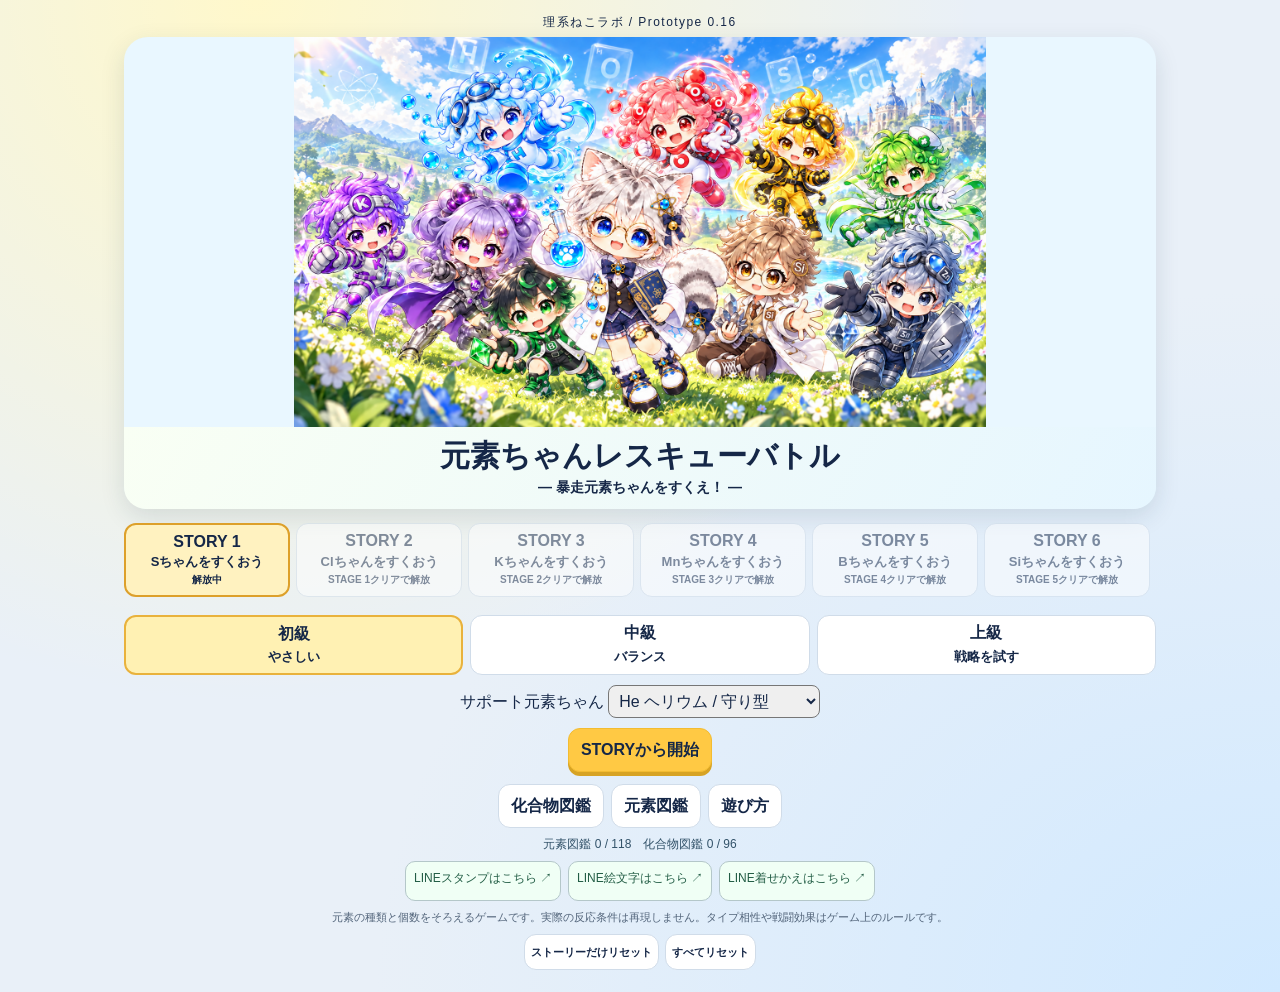
<file: docs/index.html>
<!doctype html><html lang="ja"><head><meta charset="utf-8"><meta name="viewport" content="width=device-width,initial-scale=1,viewport-fit=cover"><title>元素ちゃんレスキューバトル ― 暴走元素ちゃんをすくえ！ ―</title><link rel="icon" href="data:,"><link rel="stylesheet" href="stage.css?v=016-release-20261006"><link rel="stylesheet" href="upgrade.css?v=016-release-20261006"><link rel="stylesheet" href="experience.css?v=016-release-20261006"><link rel="stylesheet" href="identity.css?v=016-release-20261006"></head><body class="recovery015"><main>
<section id="title-screen" class="screen title"><p class="eyebrow">理系ねこラボ / Prototype 0.16</p><div class="title-hero title016"><picture><source media="(max-width:700px)" srcset="assets/title016/mobile.png"><img src="assets/title016/pc.png" alt="原っぱに集まる元素ちゃんたちと理系ねこラボのマイキャラ"></picture><div class="title-copy016"><h1>元素ちゃん<br>レスキューバトル</h1><p class="subtitle">― 暴走元素ちゃんをすくえ！ ―</p></div></div><div id="stage-picker" class="stage-picker"></div><div id="difficulty-picker" class="difficulty-picker"></div><label class="support-picker">サポート元素ちゃん <select id="support-select"></select></label><button id="start-button" class="primary">STORYから開始</button><div class="title-links"><button id="compound-book">化合物図鑑</button><button id="element-book">元素図鑑</button><button class="help-open">遊び方</button></div><p id="collection-progress" class="collection-progress"></p><a class="line-link" href="https://line.me/S/shop/sticker/author/6599833" target="_blank" rel="noopener noreferrer"><b>元素ちゃん達の日常 ↗</b><span>スタンプ・絵文字・着せかえはこちら</span></a><p class="science">元素の種類と個数をそろえるゲームです。実際の反応条件は再現しません。タイプ相性や戦闘効果はゲーム上のルールです。</p></section>
<section id="story-screen" class="screen story" hidden><header><strong id="story-heading"></strong><button id="story-bgm">BGM</button><button id="story-skip">スキップ</button></header><div id="story-cast"></div><div class="dialogue-window"><b id="story-name"></b><p id="story-dialogue"></p><div class="story-controls"><small id="story-step"></small><button id="story-next" class="primary">次へ</button></div></div></section>
<section id="game-screen" class="screen game" hidden><header class="game-header"><b id="stage-label">雑魚戦</b><span id="turn-label"></span><button id="bgm-toggle">BGM OFF</button><button id="se-toggle">SE ON</button><button class="help-open" aria-label="遊び方">?</button></header>
<div class="battle-hud"><section id="enemy-panel" class="hud">
<div id="enemy-avatar"></div><div class="enemy-title"><strong id="enemy-name"></strong><small id="enemy-identity"></small><small id="enemy-gimmick"></small></div>
<div class="hp-line"><label id="enemy-gauge-label">HP</label><b id="enemy-hp-text"></b><progress id="enemy-hp" value="18" max="18"></progress></div>
<div class="enemy-shield">盾 <b id="enemy-shield">0</b> / <span id="break-label">BREAK 0/2</span></div><div id="weakness"></div><div id="rescue-chance" aria-live="polite"></div><div id="resistance"></div>
<div class="next"><small>次の行動</small><b id="next-action"></b></div><div id="enemy-receipt" class="receipt">与ダメージ —</div><div id="mission-strip"></div></section>
<section id="player-panel" class="hud player"><div class="player-summary"><div class="player-top"><strong>元素ラボ</strong><small id="difficulty-label"></small></div><div class="hp-line"><label>HP</label><b id="player-hp-text"></b><progress id="player-hp"></progress></div><div class="player-stats"><span>盾 <b id="shield-value">0</b></span><span>得点 <b id="score-value">0</b></span><span>連鎖 <b id="chain-value">×1.00</b></span><span id="defense-value"></span></div><div id="role-receipt"></div><div id="player-receipt" class="receipt">被ダメージ —</div><small id="role-chain015"></small></div></section></div>
<section class="recipe-panel"><div class="panel-heading"><strong>おすすめ / 作れる <b id="recipe-count"></b></strong><button id="details-button">詳細ヒント</button></div><div id="recipe-list" class="recipe-list"></div></section>
<section class="hand-panel"><div class="panel-heading"><strong>元素ちゃん</strong><small>候補をタップして選択</small></div><div id="hand-grid" class="hand-grid"></div></section>
<footer class="action-bar"><div class="support-row"><span id="support-portrait"></span><div class="support-information"><span id="support-label"></span><div class="charge"><label>サポート <b id="charge-value">0%</b></label><progress id="charge-bar" max="100" value="0"></progress></div></div><button id="special-button">サポート発動</button></div><div id="message" role="status">候補をタップすると必要な元素を選べます。</div><div class="actions"><button id="clear-button">クリア</button><button id="shuffle-button">手札入替</button><button id="emergency-button">緊急入替</button><button id="craft-button" class="primary">組成を完成</button></div></footer></section>
<section id="result-screen" class="screen result" hidden><p id="result-outcome"></p><h1 id="result-title"></h1><div id="rescue-card"></div><div id="result-stats"></div><h2>今回作った化合物</h2><div id="result-list"></div><div class="result-actions"><button id="next-stage-button">次へ</button><button id="replay-button" class="primary">再挑戦</button><button id="title-button">タイトル</button></div></section></main>
<div id="presentation" hidden aria-live="polite"><div id="reaction-particles"></div><div id="presentation-card"></div><small id="composition-counter" hidden></small><div id="reaction-core" hidden></div></div><dialog id="info-modal"><button id="close-modal" class="modal-close">閉じる</button><h2 id="modal-title"></h2><div id="modal-content"></div></dialog><div id="preload" hidden></div>
<script src="data.js?v=016-release-20261006"></script><script src="roles.js?v=016-release-20261006"></script><script src="battle-engine.js?v=016-release-20261006"></script><script src="audio.js?v=016-release-20261006"></script><script src="stage-data.js?v=016-release-20261006"></script><script src="upgrade-data.js?v=016-release-20261006"></script><script src="stage-engine.js?v=016-release-20261006"></script><script src="upgrade-engine.js?v=016-release-20261006"></script><script src="rescue-engine.js?v=016-release-20261006"></script><script src="emblems-v2.js?v=016-release-20261006"></script><script src="identity-data.js?v=016-release-20261006"></script><script src="identity-engine.js?v=016-release-20261006"></script><script src="story-data.js?v=016-release-20261006"></script><script src="content014.js?v=016-release-20261006"></script><script src="content015.js?v=016-release-20261006"></script><script src="content016.js?v=016-release-20261006"></script><script src="story-engine.js?v=016-release-20261006"></script><script src="polish.js?v=016-release-20261006"></script><link rel="stylesheet" href="rescue013.css?v=016-release-20261006"><link rel="stylesheet" href="final013.css?v=016-release-20261006"><script src="progress015.js?v=016-release-20261006"></script><script src="special014.js?v=016-release-20261006"></script><script src="engine015.js?v=016-release-20261006"></script><script src="rescue-app.js?v=016-release-20261006"></script><link rel="stylesheet" href="ui014.css?v=016-release-20261006"><script src="ui014.js?v=016-release-20261006"></script><link rel="stylesheet" href="ui015.css?v=016-release-20261006"><script src="ui015.js?v=016-release-20261006"></script></body></html>
</file>
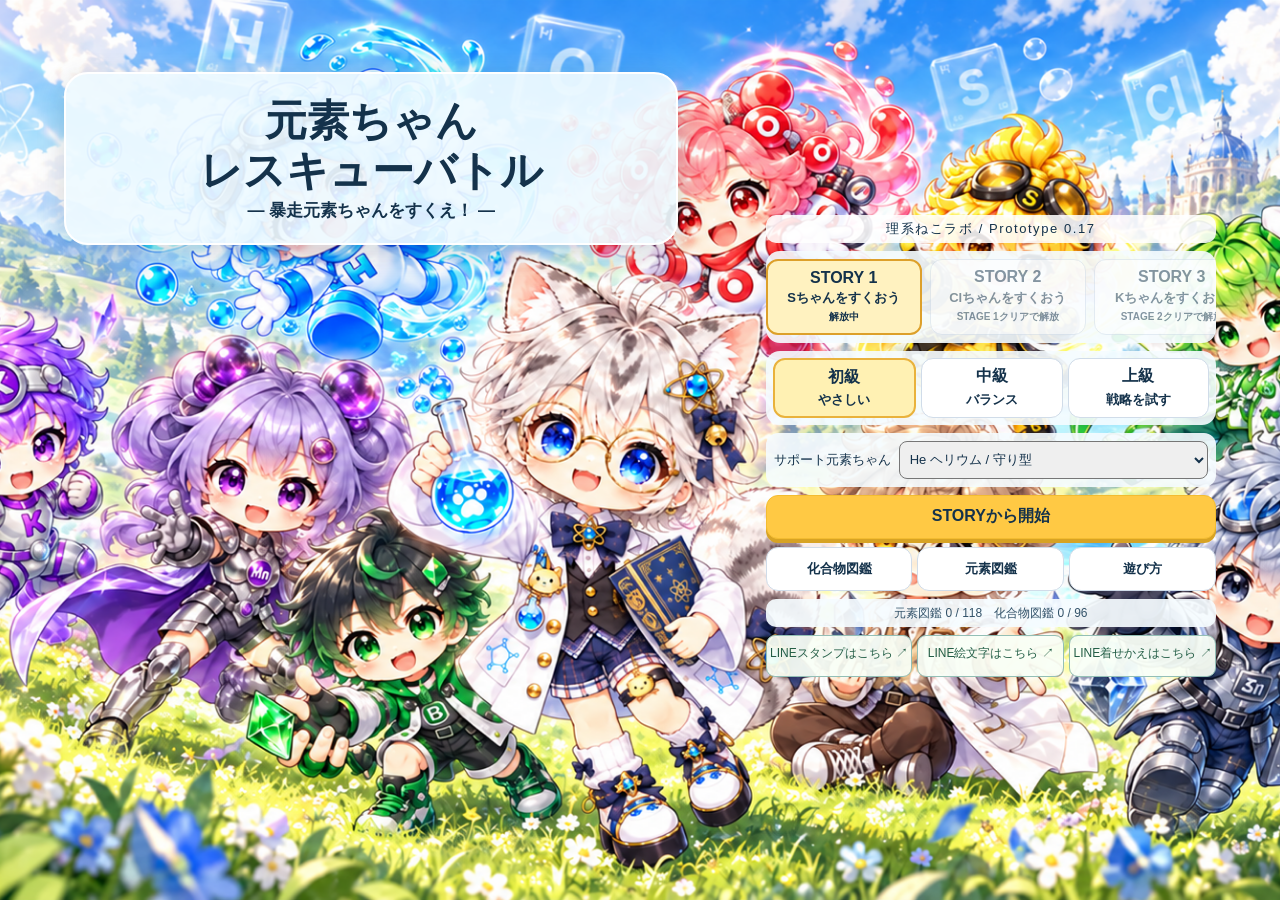
<file: docs/preview-017/index.html>
<!doctype html><html lang="ja"><head><meta charset="utf-8"><meta name="viewport" content="width=device-width,initial-scale=1,viewport-fit=cover"><title>元素ちゃんレスキューバトル ― 暴走元素ちゃんをすくえ！ ―</title><link rel="icon" href="data:,"><link rel="stylesheet" href="stage.css?v=017-local-20261007"><link rel="stylesheet" href="upgrade.css?v=017-local-20261007"><link rel="stylesheet" href="experience.css?v=017-local-20261007"><link rel="stylesheet" href="identity.css?v=017-local-20261007"></head><body class="recovery015"><main>
<section id="title-screen" class="screen title"><p class="eyebrow">理系ねこラボ / Prototype 0.17</p><div class="title-hero title016"><picture><source media="(max-width:700px) and (orientation:portrait)" srcset="assets/title017/mobile-portrait-r2.png"><source media="(max-width:700px)" srcset="assets/title016/mobile.png"><img src="assets/title016/pc.png" alt="原っぱに集まる元素ちゃんたちと理系ねこラボのマイキャラ"></picture><div class="title-copy016"><h1>元素ちゃん<br>レスキューバトル</h1><p class="subtitle">― 暴走元素ちゃんをすくえ！ ―</p></div></div><div id="stage-picker" class="stage-picker"></div><div id="difficulty-picker" class="difficulty-picker"></div><label class="support-picker">サポート元素ちゃん <select id="support-select"></select></label><button id="start-button" class="primary">STORYから開始</button><div class="title-links"><button id="compound-book">化合物図鑑</button><button id="element-book">元素図鑑</button><button class="help-open">遊び方</button></div><p id="collection-progress" class="collection-progress"></p><a class="line-link" href="https://line.me/S/shop/sticker/author/6599833" target="_blank" rel="noopener noreferrer"><b>元素ちゃん達の日常 ↗</b><span>スタンプ・絵文字・着せかえはこちら</span></a><p class="science">元素の種類と個数をそろえるゲームです。実際の反応条件は再現しません。タイプ相性や戦闘効果はゲーム上のルールです。</p></section>
<section id="story-screen" class="screen story" hidden><header><strong id="story-heading"></strong><button id="story-bgm">BGM</button><button id="story-skip">スキップ</button></header><div id="story-cast"></div><div class="dialogue-window"><b id="story-name"></b><p id="story-dialogue"></p><div class="story-controls"><small id="story-step"></small><button id="story-next" class="primary">次へ</button></div></div></section>
<section id="game-screen" class="screen game" hidden><header class="game-header"><b id="stage-label">雑魚戦</b><span id="turn-label"></span><button id="bgm-toggle">BGM OFF</button><button id="se-toggle">SE ON</button><button class="help-open" aria-label="遊び方">?</button></header>
<div class="battle-hud"><section id="enemy-panel" class="hud">
<div id="enemy-avatar"></div><div class="enemy-title"><strong id="enemy-name"></strong><small id="enemy-identity"></small><small id="enemy-gimmick"></small></div>
<div class="hp-line"><label id="enemy-gauge-label">HP</label><b id="enemy-hp-text"></b><progress id="enemy-hp" value="18" max="18"></progress></div>
<div class="enemy-shield">盾 <b id="enemy-shield">0</b> / <span id="break-label">BREAK 0/2</span></div><div id="weakness"></div><div id="rescue-chance" aria-live="polite"></div><div id="resistance"></div>
<div class="next"><small>次の行動</small><b id="next-action"></b></div><div id="enemy-receipt" class="receipt">与ダメージ —</div><div id="mission-strip"></div></section>
<section id="player-panel" class="hud player"><div class="player-summary"><div class="player-top"><strong>元素ラボ</strong><small id="difficulty-label"></small></div><div class="hp-line"><label>HP</label><b id="player-hp-text"></b><progress id="player-hp"></progress></div><div class="player-stats"><span>盾 <b id="shield-value">0</b></span><span>得点 <b id="score-value">0</b></span><span>連鎖 <b id="chain-value">×1.00</b></span><span id="defense-value"></span></div><div id="role-receipt"></div><div id="player-receipt" class="receipt">被ダメージ —</div><small id="role-chain015"></small></div></section></div>
<section class="recipe-panel"><div class="panel-heading"><strong>おすすめ / 作れる <b id="recipe-count"></b></strong><button id="details-button">詳細ヒント</button></div><div id="recipe-list" class="recipe-list"></div></section>
<section class="hand-panel"><div class="panel-heading"><strong>元素ちゃん</strong><small>候補をタップして選択</small></div><div id="hand-grid" class="hand-grid"></div></section>
<footer class="action-bar"><div class="support-row"><span id="support-portrait"></span><div class="support-information"><span id="support-label"></span><div class="charge"><label>サポート <b id="charge-value">0%</b></label><progress id="charge-bar" max="100" value="0"></progress></div></div><button id="special-button">サポート発動</button></div><div id="message" role="status">候補をタップすると必要な元素を選べます。</div><div class="actions"><button id="clear-button">クリア</button><button id="shuffle-button">手札入替</button><button id="emergency-button">緊急入替</button><button id="craft-button" class="primary">組成を完成</button></div></footer></section>
<section id="result-screen" class="screen result" hidden><p id="result-outcome"></p><h1 id="result-title"></h1><div id="rescue-card"></div><div id="result-stats"></div><h2>今回作った化合物</h2><div id="result-list"></div><div class="result-actions"><button id="next-stage-button">次へ</button><button id="replay-button" class="primary">再挑戦</button><button id="title-button">タイトル</button></div></section></main>
<div id="presentation" hidden aria-live="polite"><div id="reaction-particles"></div><div id="presentation-card"></div><small id="composition-counter" hidden></small><div id="reaction-core" hidden></div></div><dialog id="info-modal"><button id="close-modal" class="modal-close">閉じる</button><h2 id="modal-title"></h2><div id="modal-content"></div></dialog><div id="preload" hidden></div>
<script src="preview-storage017.js"></script><script src="data.js?v=017-local-20261007"></script><script src="roles.js?v=017-local-20261007"></script><script src="battle-engine.js?v=017-local-20261007"></script><script src="audio.js?v=017-local-20261007"></script><script src="stage-data.js?v=017-local-20261007"></script><script src="upgrade-data.js?v=017-local-20261007"></script><script src="stage-engine.js?v=017-local-20261007"></script><script src="upgrade-engine.js?v=017-local-20261007"></script><script src="rescue-engine.js?v=017-local-20261007"></script><script src="emblems-v2.js?v=017-local-20261007"></script><script src="identity-data.js?v=017-local-20261007"></script><script src="identity-engine.js?v=017-local-20261007"></script><script src="story-data.js?v=017-local-20261007"></script><script src="content014.js?v=017-local-20261007"></script><script src="content015.js?v=017-local-20261007"></script><script src="content016.js?v=017-local-20261007"></script><script src="content017.js?v=017-local-20261007"></script><script src="story-engine.js?v=017-local-20261007"></script><script src="polish.js?v=017-local-20261007"></script><script src="audio017.js?v=017-local-20261007"></script><link rel="stylesheet" href="rescue013.css?v=017-local-20261007"><link rel="stylesheet" href="final013.css?v=017-local-20261007"><script src="progress015.js?v=017-local-20261007"></script><script src="progress017.js?v=017-local-20261007"></script><script src="special014.js?v=017-local-20261007"></script><script src="engine015.js?v=017-local-20261007"></script><script src="rescue-app.js?v=017-local-20261007"></script><link rel="stylesheet" href="ui014.css?v=017-local-20261007"><script src="ui014.js?v=017-local-20261007"></script><link rel="stylesheet" href="ui015.css?v=017-local-20261007"><script src="ui015.js?v=017-local-20261007"></script><script src="effects017.js?v=20261008-r2"></script><script src="ui017.js?v=017-local-20261007"></script><link rel="stylesheet" href="ui017.css?v=20261008-layout-b"><link rel="stylesheet" href="revised017.css?v=20261008-layout-b"><script src="revised017.js?v=20261008-layout-b"></script></body></html>
</file>
<file: docs/stage.css>
:root{font-family:"Yu Gothic","Hiragino Kaku Gothic ProN",Meiryo,sans-serif;color:#152747;background:#e9f0f8}*{box-sizing:border-box}body{margin:0;background:radial-gradient(at 20% 0,#fff8cb,transparent 50%),radial-gradient(at 100% 100%,#d1e9ff,transparent 50%)}button,select{font:inherit;color:inherit}button{cursor:pointer;border:1px solid #d0dce9;border-radius:12px;background:white;padding:8px 12px;min-height:44px;font-weight:700;touch-action:manipulation}button:disabled{opacity:.5}button:focus-visible,select:focus-visible{outline:3px solid #ffae13;outline-offset:2px}.primary{background:#ffc944;box-shadow:0 4px 0 #d7a324;border-color:#f3bc31}[hidden]{display:none!important}.title,.result{text-align:center}.eyebrow{letter-spacing:.12em}h1{font-size:clamp(30px,6vw,52px);line-height:1.2}h1 span{font-size:.48em;letter-spacing:.06em}.difficulty-picker{}.difficulty-picker button{}.difficulty-picker .active{background:#fff1b3;border:2px solid #e9b23c}.difficulty-picker small{}.title-links{}.support-picker{}.support-picker select{border-radius:8px}.science{font-size:12px;line-height:1.8;color:#52647a}
.game-active{}.game{}.game-header{}.game-header b{}.game-header span{}.game-header button{}.battle-hud{}.hud{border:1px solid #d8e4f1;border-radius:16px;background:#ffffffdd}.enemy-top{}.enemy-title{}.enemy-title strong{}.enemy-title small{}#enemy-avatar{}#enemy-avatar img{}.corrupted img{filter:drop-shadow(0 0 4px #bc388a) saturate(1.12)}.corrupted{background:radial-gradient(ellipse,#ad43b84a,transparent 70%);border-radius:50%}.bug{width:42px;height:35px;background:linear-gradient(#82eff3,#36b5df);border:2px solid #408da7;border-radius:45%;display:grid;place-items:center;box-shadow:0 0 12px #57cbe677}.bug:after{content:"• •";font-size:22px;letter-spacing:3px}.hp-line{}.hp-line label{}.hp-line b{}.hp-line progress{}progress{height:9px;border:0;border-radius:20px;overflow:hidden;width:100%;background:#dbe6f0}progress::-webkit-progress-bar{background:#dbe6f0}progress::-webkit-progress-value{background:#f2667d;border-radius:20px}.player progress::-webkit-progress-value{background:#42cea8}.player{background:linear-gradient(130deg,#102748,#21315b);color:white}.player-top{}.player-top small{}.player-stats{}.enemy-shield,#weakness,#resistance{}.next{background:#15284b;color:white;border-radius:8px;padding:4px 8px;display:flex;justify-content:space-between;align-items:center;gap:5px;min-height:31px;font-size:12px}.next small{font-size:10px;white-space:nowrap}.next b{font-size:12px}.receipt{border-radius:6px;background:#e6edf9;color:#193357}.player .receipt{background:#e9ecff;color:#253456}#role-receipt{color:#85f1cf}.charge{}.charge label{}.charge progress::-webkit-progress-value{background:linear-gradient(90deg,#fdc841,#ff8b6b)}
.recipe-panel,.hand-panel,.action-bar{border:1px solid #d0dce9;border-radius:16px;background:#ffffffdc}.panel-heading{}.panel-heading strong{}.panel-heading small{color:#52647a}.panel-heading button{}.recipe-list{scrollbar-width:thin}.recipe-card{border-radius:12px;border:2px solid #ffffff7f;background:linear-gradient(135deg,var(--tc),#25344e);color:white;box-shadow:inset 0 0 0 2px #ffffff18}.type-emblem{position:absolute;inset:0;width:100%;height:100%;pointer-events:none}.recipe-card>strong{z-index:1}.compound-name{z-index:1}.type-role{z-index:1}.effect-summary{z-index:1;text-align:center}.recipe-card.weakness{border-color:#ffdc67;box-shadow:0 0 0 1px #dfac4a}.hand-panel{}.hand-grid{}.element-card{background:linear-gradient(135deg,#fff,var(--tint));border:2px solid #e0e7ef}.element-card img{pointer-events:none}.identity-badge{text-align:left;background:#fffffff0;border:1px solid #cfdaeb;border-radius:8px;z-index:1}.identity-badge strong{}.identity-badge small{}.is-selected{border-color:#eaad20;box-shadow:inset 0 0 0 2px #ffce4b;transform:translateY(-2px)}.card-glow{animation:glow .6s alternate infinite}.action-bar{}.support-row{}.support-row button{}#message{}.actions{}.actions button{}.actions .primary{}
#presentation{position:fixed;inset:0;z-index:20;display:grid;place-items:center;background:#17264d38}#presentation-card{background:linear-gradient(145deg,#fcfeff,#e7f2ff);padding:26px;border:3px solid #fff;border-radius:24px;box-shadow:0 20px 70px #18284d55;text-align:center;width:min(84vw,420px);color:#19294c;transform-origin:center;will-change:transform,opacity}#presentation-card strong{display:block;font-size:40px;line-height:1.3}#presentation-card p{font-size:15px;margin:10px 0;line-height:1.6}#presentation-card img{width:160px;height:175px;object-fit:contain}#presentation-card .discovery{color:#b36b00;font-size:15px}.shake{animation:shake .25s linear}.hit{animation:glow .45s ease}.modal-close{}dialog{border:1px solid #c7d9ed;border-radius:20px}dialog::backdrop{background:#182f5677}.book-grid{}.book-item{border:1px solid #d9e4ef;border-radius:12px;text-align:center;background:#f4f8ff}.book-item img{}.book-item strong,.book-item small{}.book-item p{}.result h1{}.result #rescue-card img{}#result-stats{}#result-list{}.result-chip{background:#e7f1ff;border-radius:8px}.result h2{}.result>button{}@keyframes shake{25%,75%{transform:translateX(5px) rotate(1deg)}50%{transform:translateX(-5px) rotate(-1deg)}}@keyframes glow{50%{filter:brightness(1.25);box-shadow:0 0 15px #ffaa37}}
@media(max-width:600px){.game{}.game-header{}.game-header b{}.game-header span{}.game-header button{}.battle-hud{}.hud{border-radius:12px}.enemy-top{}#enemy-avatar{}.enemy-title strong{}.enemy-title small{}.hp-line{}.hp-line b{}.enemy-shield,#weakness,#resistance{}.next{padding:3px 5px;min-height:27px;display:grid;grid-template-columns:1fr;gap:0}.next small{font-size:9px}.next b{font-size:10px;line-height:14px}.receipt{}.player-top{}.player-top strong{}.player-stats{}.charge label{}#role-receipt{}.recipe-panel,.hand-panel,.action-bar{border-radius:12px}.panel-heading{}.recipe-list{}.recipe-card{}.compound-name{}.type-role{}.effect-summary{}.hand-grid{}.element-card img{}.identity-badge{}.identity-badge strong{}.identity-badge small{}.support-row{}.support-row button{}#message{}.actions button{}.title,.result{}.difficulty-picker{}.difficulty-picker button{}.difficulty-picker small{}#presentation-card{padding:20px}#presentation-card strong{font-size:34px}}
@media(prefers-reduced-motion:reduce){.shake,.hit,.card-glow{animation:none}}
</file>
<file: docs/upgrade.css>
.stage-picker{}.stage-picker button{}.stage-picker span{}.stage-picker small{}.stage-picker .active,.support-choices .active{border:2px solid #dda02a;background:#fff2c0}
.game{}
#enemy-panel{}.enemy-top{}#enemy-avatar{}#enemy-avatar img{animation:boss-idle 3s ease-in-out infinite}.enemy-title strong{}.enemy-title small{}.enemy-title{}.boss-mode .hp-line{}.enemy-shield,#weakness,#resistance{}.next{min-height:34px}.calming{background:radial-gradient(ellipse,#68d5d566,transparent 75%)}.calming img{filter:drop-shadow(0 0 7px #5ed0ff)}.boss-enter{animation:boss-enter .8s ease-out}.corrupted img{filter:drop-shadow(0 0 7px #b02e96) saturate(1.15)}.bug{margin:44px auto;transform:scale(1.5)}
.recipe-card{border:2px solid #6f879f;background:linear-gradient(130deg,#2a3d5a,#17263e);box-shadow:inset 0 0 0 2px #fff2}.recipe-card.weakness{border-color:#ffc953;background:linear-gradient(130deg,#54442e,#17263e)}.role-mark{font-weight:900;color:var(--role-color);text-shadow:0 1px #061429}.recipe-card strong{}.type-role{background:#ffffff18;border-radius:5px}.effect-summary{font-weight:700}.compound-name{}.identity-badge small{}
.support-row{}.support-row button{}.support-row>span:nth-child(2){}.support-row small{}#support-portrait{}.support-image{border-radius:12px}.support-image img{}.ne-portrait img{position:absolute;width:340%;height:340%;max-width:none;left:-142%;top:-106%;object-fit:fill}.ready{background:linear-gradient(130deg,#fff0aa,#ffb85c);color:#402a0d;border:2px solid #e4a135;box-shadow:0 0 10px #ffce65;animation:ready-pulse 1.2s ease-in-out infinite}
.support-choices{display:grid;grid-template-columns:repeat(2,minmax(0,1fr));gap:8px}.support-choices button{display:grid;gap:6px;text-align:center;padding:8px}.support-choices .support-image{}.support-choices small{font-size:11px}.support-choices span:not(.support-image){}#support-go{}
#reaction-particles{position:fixed;inset:0;pointer-events:none}.reaction-copy{position:absolute;object-fit:contain;filter:drop-shadow(0 0 8px #ffe380);z-index:21;pointer-events:none}#presentation-card{z-index:22;position:relative}.forming{box-shadow:0 0 70px #ffd75d!important;transform:scale(.88)!important}.forming>strong{visibility:hidden}#presentation-card>.support-image{width:180px;height:190px}.is-selected{transform:translateY(-4px);box-shadow:0 0 14px #ffc83b,inset 0 0 0 2px #ffcf4d}.hit{animation:impact .42s ease-in-out}
@keyframes boss-idle{50%{transform:translateY(-4px) rotate(1deg)}}@keyframes boss-enter{from{transform:scale(.8);opacity:.4}to{transform:scale(1);opacity:1}}@keyframes ready-pulse{50%{box-shadow:0 0 18px #ffbf38}}@keyframes impact{25%{transform:translateX(-4px);filter:brightness(1.3)}75%{transform:translateX(4px)}}
@media(max-width:600px){
 .game{}
 .battle-hud{}
 #enemy-panel{}
 .enemy-top{}
 .enemy-title strong{}.enemy-title small{}
 #enemy-avatar{}
 #enemy-panel>.hp-line,#enemy-panel>.enemy-shield,#weakness,#resistance,#enemy-panel>.next{}
 #enemy-panel>.hp-line{}
 #enemy-panel>.hp-line label{}#enemy-hp-text{}#enemy-panel progress{}
 .enemy-shield{}.enemy-shield>span{}
 #weakness,#resistance{}
 .next{gap:2px;padding:4px;min-height:41px}.next b{font-size:11px;line-height:15px;overflow-wrap:anywhere}
 #enemy-receipt{}
 .player{}.player-top strong{}.player-top small{}.player-stats{}.hp-line b{}.receipt{}#role-receipt{}
 .recipe-card{}.role-mark{}.recipe-card strong{}.compound-name{}.type-role{}.effect-summary{}
 .identity-badge{}.identity-badge small{}.element-card img{}
 .support-row button{}.support-row{}#support-label b{}#message{}.actions button{}
 .stage-picker{}.stage-picker button{}.stage-picker span{}.title h1{}.difficulty-picker{}
}
@media(max-height:730px) and (max-width:600px){.game{}.game-active{}}
.recipe-card>strong{}.recipe-card>.role-mark{}.recipe-card>.type-role{}.recipe-card>.compound-name{}.recipe-card>.effect-summary{}.recipe-card{}.recipe-card>*{}
@media(min-width:601px){.hand-grid .element-card img{}}
.barrier:after{content:'□ バリア';position:absolute;inset:20% 10%;border:3px solid #75caff;border-radius:20px;background:#4cafff44;display:grid;place-items:center;font-size:20px;color:white;pointer-events:none;animation:impact .6s}
.recovering:after{content:'＋ 回復';position:absolute;inset:20% 10%;border-radius:20px;background:#3adcac66;display:grid;place-items:center;font-size:22px;pointer-events:none;animation:impact .6s}
.break-reaction{animation:impact .8s ease-in-out;filter:brightness(1.3)}
@media(prefers-reduced-motion:reduce){#enemy-avatar img,.ready,.boss-enter,.hit,.break-reaction,.barrier:after,.recovering:after{animation:none}}
</file>
<file: docs/experience.css>
.game{}
.battle-hud{}
#enemy-panel{}
#enemy-avatar{}
.enemy-top{}.enemy-title strong{}
#enemy-panel>.hp-line{}
#enemy-panel>.hp-line label{}#enemy-hp-text{}
#enemy-panel>.hp-line progress{}
#enemy-receipt{font-weight:900}
#rescue-chance{font-weight:900;color:#8b4d00}
#rescue-chance:empty{}
.player{}.player>.hp-line,.player>.player-stats,.player>.charge,.player>#role-receipt,.player>#player-receipt{}
.player>.hp-line{}.player>.hp-line b{}.player>.hp-line progress{}
.player>.charge{}.player>.player-top{}
.player>.support-row{border-left:1px solid #ffffff35;text-align:center}
.player #support-portrait{}.player #support-label b{}.player #support-label small{}.player .support-row>span:nth-child(2){}
.player #special-button{}
.action-bar{}#message{}
.recipe-list{}.recipe-card{}.recipe-card>.role-mark{}.recipe-card>strong{}.recipe-card>.compound-name{}.recipe-card>.type-role{}.recipe-card>.effect-summary{}
.recipe-card[data-recommended=true]{border-color:#ffcd62;box-shadow:inset 0 0 0 2px #fff2,0 0 6px #ffd86b66}
.recipe-card[data-recommended=true] .role-mark:after{content:'推';color:#ffd978}
#presentation{background:#17264d22}
#presentation.composition{display:block}
#presentation.composition #presentation-card{position:absolute;left:50%;top:var(--reaction-y);translate:-50% -50%;padding:12px;width:min(82vw,350px);min-height:155px}
#presentation.composition #presentation-card p{margin:5px 0;font-size:12px;line-height:1.4}
#presentation.composition #presentation-card strong{font-size:34px}
#presentation.composition #presentation-card small{font-size:11px}
#presentation.composition #presentation-card.forming{visibility:hidden}
#reaction-core{display:none;position:absolute;left:50%;top:var(--reaction-y);translate:-50% -50%;width:108px;height:108px;border:4px double #9af7ff;border-radius:32%;background:radial-gradient(circle,#f7fdff,#75deee 38%,#1f567b 80%);box-shadow:0 0 calc(15px + var(--level,0)*35px) #9cf8ff;color:#093a57;place-content:center;text-align:center;z-index:23}
#reaction-core span{font-size:10px;font-weight:900}#reaction-core b{display:block;font-size:25px}#presentation.composition #reaction-core.collecting{display:grid}
.core-pulse{animation:core-pulse .18s ease-out}.core-flash{filter:brightness(1.7)}
.near-rescue{background:radial-gradient(ellipse,#ffdd8555,transparent 75%)}.near-rescue img{filter:drop-shadow(0 0 8px #fff2bb) saturate(.9)}
.weak-impact{animation:weak-impact .6s}.break-reaction{animation:weak-impact .7s;filter:brightness(1.3)}
@keyframes core-pulse{50%{scale:1.12}}@keyframes weak-impact{25%{transform:translateX(-7px)}50%{transform:translateX(6px);filter:brightness(1.25)}75%{transform:translateX(-3px)}}
@media(max-width:600px){
 .game{}
 .battle-hud{}
 #enemy-panel{}
 #enemy-avatar{}
 .enemy-title strong{}.enemy-top{}
 #enemy-panel>.hp-line,#enemy-panel>.enemy-shield,#weakness,#resistance,#enemy-panel>.next,#rescue-chance{}
 #enemy-panel>.hp-line{}
 #enemy-panel>.hp-line label{}
 #enemy-hp-text{}
 #enemy-panel>.hp-line progress{}
 #enemy-receipt{}
 #rescue-chance{}.enemy-shield{}
 #weakness,#resistance{}.next{min-height:34px;padding:3px}.next b{font-size:10px;line-height:12px}
 .player{}.player>.hp-line,.player>.player-stats,.player>.charge,.player>#role-receipt,.player>#player-receipt{}
 .player>.hp-line b{}.player>.hp-line progress{}.player>.player-top{}
 .player>.charge{}.player-stats{}.player .receipt{}
 .recipe-list{}.recipe-card{}
 .recipe-card>.role-mark{letter-spacing:-.5px}.recipe-card>strong{}.recipe-card>.compound-name{letter-spacing:-.4px}.recipe-card>.type-role{}.recipe-card>.effect-summary{}
 .element-card{}.element-card img{}
 .identity-badge{}.identity-badge strong{}.identity-badge small{}
 .action-bar{}.support-row{}.support-row button{}
 #support-portrait{}#support-label b{}#support-label small{}.support-row{}
 #message{text-overflow:ellipsis}
 .actions button{}.actions{}
 #presentation.composition #presentation-card{width:300px;padding:9px;min-height:152px}
 #presentation.composition #presentation-card strong{font-size:30px}
 #presentation-card>.support-image{width:150px;height:156px}
}
@media(max-height:730px) and (max-width:600px){.game{}.game-active{}}
@media(prefers-reduced-motion:reduce){.core-pulse,.weak-impact,.break-reaction{animation:none}}
</file>
<file: docs/identity.css>
/* 0.11 only: numerical HUD, compact recommendations and role effects. */
.battle-hud{}
.game{}
#enemy-avatar{}
#enemy-panel{}
.enemy-top{}
.recipe-card{}
.element-card img{transform:scale(1)}
#enemy-gimmick{color:#866025;text-overflow:ellipsis}
.hp-line{}
.hp-line progress{}
.hp-line b{text-align:right}
.compound-name{font-weight:900!important}
.recipe-card{}
.recipe-card{}
.recipe-card>.role-mark{}
.recipe-card .type-role{}
.role-mark:after{content:none!important}
.recommend-tag{background:#ffdf68;color:#573800;border-radius:8px;font-weight:900;z-index:2}
.reason-summary{color:#fff1b2;font-weight:800;z-index:1}
.hp-line label{}.hp-line b{}.hp-line progress{}
.recipe-card sub{}
.ar-portrait img{width:300%!important;height:300%!important;max-width:none!important;position:absolute;left:-52%!important;top:-120%!important;object-fit:contain}
.presentation[data-role] .presentation-card{background:radial-gradient(circle at 25% 10%,#46557e,#121d38 72%);color:white;border:3px double #a7bcff;box-shadow:0 0 0 5px #17274a99,0 12px 34px #17274a80,inset 0 0 30px #718bff44}
.presentation[data-role=ATTACK] .presentation-card{border-color:#ffb77a;background:radial-gradient(circle at 25% 10%,#b54f35,#441d32 72%)}
.presentation[data-role=HEAL] .presentation-card{border-color:#9dfad8;background:radial-gradient(circle at 25% 10%,#278d77,#102f44 72%)}
.presentation[data-role=DEFENSE] .presentation-card,.presentation[data-role=SHIELD] .presentation-card{border-color:#9adaff;background:radial-gradient(circle at 25% 10%,#416eae,#152440 72%)}
.ability-role{font-size:16px;font-weight:900;letter-spacing:2px;color:#ffeaac}
.presentation-card .compound-name{color:inherit}
.presentation-card .reaction-core{background:radial-gradient(circle,#fff6b8,#ff874b 70%,#952955)!important;border:4px double #fff8d0!important;box-shadow:0 0 28px #ffaf65!important}
.presentation[data-role=HEAL] .reaction-core{border-radius:50%!important;background:radial-gradient(circle,#d7fff2,#4ed9a1 70%,#1b7762)!important}
.presentation[data-role=DEFENSE] .reaction-core,.presentation[data-role=SHIELD] .reaction-core{border-radius:12px 12px 40px 40px!important;background:linear-gradient(135deg,#e4f5ff,#508ed5)!important}
.role-receipt,#role-receipt,#enemy-receipt{font-weight:900!important}
@media(max-width:600px){
 .game{}
 .battle-hud{}
 #enemy-avatar{}
 #enemy-panel{}
 #enemy-panel>.hp-line,#enemy-panel>.enemy-shield,#weakness,#resistance,#enemy-panel>.next,#rescue-chance{}
 #enemy-gimmick{}
 .enemy-title{}
 .enemy-top{}
 .element-card img{transform:scale(1.06)}
 .hp-line{}
 .hp-line b{text-align:left!important}
 .hp-line progress{}
 .recipe-card{}
 .recipe-card .role-mark{}
 .recipe-card .formula{}
 .compound-name{}
 .recommend-tag{}
 .effect-summary{}
 .reason-summary{}
 .element-card img{}
 .support-row{}
 .support-row .support-portrait{}
 .support-row button{}
 #enemy-receipt,#role-receipt{}
 .player-panel{}
 .player-panel h2{}
}
#presentation[data-role] #presentation-card{background:radial-gradient(circle at 25% 10%,#46557e,#121d38 72%);color:white;border:3px double #a7bcff;box-shadow:0 0 0 5px #17274a99,0 12px 34px #17274a80,inset 0 0 30px #718bff44}
#presentation[data-role=ATTACK] #presentation-card{border-color:#ffb77a;background:radial-gradient(circle at 25% 10%,#b54f35,#441d32 72%)}
#presentation[data-role=HEAL] #presentation-card{border-color:#9dfad8;background:radial-gradient(circle at 25% 10%,#278d77,#102f44 72%)}
#presentation[data-role=DEFENSE] #presentation-card,#presentation[data-role=SHIELD] #presentation-card{border-color:#9adaff;background:radial-gradient(circle at 25% 10%,#416eae,#152440 72%)}
#presentation[data-role] #reaction-core{border:4px double #fff8d0!important;box-shadow:0 0 28px #ffaf65!important}
#presentation[data-role=HEAL] #reaction-core{border-radius:50%!important;background:radial-gradient(circle,#d7fff2,#4ed9a1 70%,#1b7762)!important}
#presentation[data-role=DEFENSE] #reaction-core,#presentation[data-role=SHIELD] #reaction-core{border-radius:12px 12px 40px 40px!important;background:linear-gradient(135deg,#e4f5ff,#508ed5)!important}
</file>
<file: docs/rescue013.css>
/* 0.13: small, opaque reading panel; original one-by-one absorption stays intact. */
#presentation #presentation-card,#presentation[data-phase=absorbing] #presentation-card.forming{background:linear-gradient(145deg,#fffef8,#eaf7ff)!important;border:3px solid #e4ba56!important;border-radius:24px!important;box-shadow:0 8px 32px #10264d66!important;color:#152a48!important;text-shadow:none!important;}
#presentation.composition #presentation-card{padding:18px 22px!important;width:min(88vw,480px)!important}
#presentation[data-phase=absorbing] #presentation-card.forming>*{opacity:1!important}
#presentation-card>span,#presentation-card>p,#presentation-card>small{font-weight:800!important}
#presentation-card .completion-name{line-height:1.25!important;margin:10px 0!important}
#composition-counter{translate:-50% 155px!important;background:#17325f!important;z-index:106}
.element-card{}
.element-card img{box-sizing:border-box;transform:none!important}
.selection-order{z-index:3;border-radius:50%;background:#15395e;color:#fff;font-weight:900;box-shadow:0 0 8px #fff}
.element-card.is-selected{box-shadow:inset 0 0 0 3px #e6ad29,0 0 12px #ffd967!important}
.recipe-card.is-picked{box-shadow:inset 0 0 0 3px #ffda69,0 0 8px #ffcd55!important}
.support-row{background:#eef7ff!important;border:1px solid #c4d9ec;border-radius:14px}
#support-portrait{}
#support-label{}#support-label b{}#support-label small{}#support-label .support-effect{color:#245775;font-weight:800}
#special-button{}
.support-choices>button{display:grid!important;grid-template-columns:86px minmax(0,1fr)!important;align-content:center;gap:5px!important;flex-basis:260px!important;min-height:150px!important;text-align:left;background:#eef7ff}
.support-choices .support-image{}.support-choices b,.support-choices small,.support-choices strong{grid-column:2}
.locked-book{background:#24354d!important;color:#d5dfec!important;min-height:210px}.locked-book .unknown-avatar{font-size:56px;line-height:100px;background:#17283c;border-radius:42% 42% 35% 35%;width:100px;align-self:center;color:#bac9d8}.locked-book strong{font-size:25px}.locked-book p{color:#d5dfec}
.collection-progress{color:#325269}.line-link{display:flex;flex-direction:column;justify-content:center;align-items:center;min-height:48px;margin:10px auto;color:#19543e;text-decoration:none;background:#eaffed;border-radius:12px;border:1px solid #aad6b2;font-size:12px;max-width:380px}.line-link b{font-size:14px}
#mission-strip{font-size:11px;font-weight:800;color:#354d68;display:flex;flex-wrap:wrap;gap:4px 10px;margin-top:3px}.mission-done{color:#805809}.collection-toast{position:fixed;z-index:120;left:50%;top:70px;transform:translateX(-50%);width:min(88vw,440px);padding:14px;background:#fffcec;border:2px solid #efc552;border-radius:16px;box-shadow:0 5px 24px #102e4c55;color:#15324e;font-weight:800;animation:registration-flash .5s ease-out;pointer-events:none}.collection-toast strong{display:block;font-size:20px}.collection-toast small{display:block;font-size:12px;line-height:1.4}.collection-toast img{height:60px;width:60px;object-fit:contain;float:left;margin-right:10px}.study-card{background:#eef9ff;border:1px solid #bed9ec;border-radius:16px}.study-card b{}.combo-pop{position:absolute;right:10px;bottom:28px;color:#694512;background:#fff7d8;border-radius:12px;padding:8px;z-index:5;font-weight:900;animation:registration-flash .5s}
@keyframes registration-flash{0%{filter:brightness(2);scale:.9}50%{filter:brightness(1.3);scale:1.05}100%{filter:none;scale:1}}
@media(max-width:600px){.element-card img{}.support-row{}#support-portrait{}#support-label{}#support-label b{}#support-label small{}#special-button{}.game{}.support-choices>button{flex-basis:230px!important;grid-template-columns:92px minmax(0,1fr)!important}.support-choices .support-image{}#presentation.composition #presentation-card{padding:14px!important}#presentation-card .completion-name{font-size:25px!important}#composition-counter{translate:-50% 155px!important;font-size:14px}#mission-strip{font-size:9px;line-height:11px;gap:2px 6px}.collection-toast{top:45px}.title{}.title .stage-picker{}.title .line-link{}.title h1{}}
@media(prefers-reduced-motion:reduce){.collection-toast,.combo-pop{animation:none}}
</file>
<file: docs/final013.css>
@media(max-width:600px){.element-card img{}}
.collection-toast img{animation:portrait-reveal .65s ease-out}
#presentation-card.forming>strong{visibility:visible!important;opacity:1!important}
@keyframes portrait-reveal{0%{filter:brightness(0);opacity:1}35%{filter:brightness(0)}60%{filter:brightness(3)}100%{filter:none}}
@media(prefers-reduced-motion:reduce){.collection-toast img{animation:none}}
</file>
<file: docs/ui014.css>
.line-links{}.line-links a{border:1px solid #b4c7c9;border-radius:10px;color:#225d45;text-decoration:none;background:#f0fff5}.reset-links{}.reset-links button{}.title .stage-picker{}
.recipe-card[data-role=ATTACK]{background:linear-gradient(145deg,#fff5f1,#ffd9d1)!important;border-color:#ae2837!important;color:#67182a!important}.recipe-card[data-role=DEFENSE],.recipe-card[data-role=SHIELD]{background:linear-gradient(145deg,#f3fbff,#cee6ff)!important;border-color:#2765a3!important;color:#153e70!important}.recipe-card[data-role=HEAL]{background:linear-gradient(145deg,#f2fff7,#c9efda)!important;border-color:#28794f!important;color:#174b31!important}.recipe-card[data-role=UTILITY],.recipe-card[data-role=COMBO_SUPPORT]{background:linear-gradient(145deg,#fffef0,#ffecb0)!important;border-color:#907114!important;color:#624a05!important}
.recipe-card>strong,.recipe-card>.compound-name,.recipe-card small,.recipe-card>.role-mark{color:inherit!important;text-shadow:none!important}.recipe-card>.compound-name{font-weight:900!important}.recipe-card>.role-mark{background:#ffffffa6;border-radius:5px}.recipe-card.weakness{box-shadow:inset 0 0 0 2px #e7b600,0 0 9px #ffd44c;animation:weak-aura 1.8s ease-in-out infinite}.recipe-card.manual-only{cursor:default}.auto-select-control{font-size:10px;display:flex;align-items:center;gap:3px}.auto-select-control[hidden]{display:none}.auto-select-control input{width:18px;height:18px;margin:0}
#presentation.composition[data-role=ATTACK] #presentation-card{background:linear-gradient(135deg,#fff8f4,#ffd4cb)!important;border-color:#b73142!important;color:#641724!important}#presentation.composition[data-role=DEFENSE] #presentation-card,#presentation.composition[data-role=SHIELD] #presentation-card{background:linear-gradient(135deg,#f5fcff,#c8e5ff)!important;border-color:#286ba8!important;color:#133f70!important}#presentation.composition[data-role=HEAL] #presentation-card{background:linear-gradient(135deg,#f5fff8,#bcf0d6)!important;border-color:#25805b!important;color:#164f39!important}#presentation.composition[data-role=UTILITY] #presentation-card,#presentation.composition[data-role=COMBO_SUPPORT] #presentation-card{background:linear-gradient(135deg,#fffef2,#ffe9a4)!important;border-color:#a37c16!important;color:#5c450a!important}#presentation.composition #presentation-card .completion-name{color:inherit!important}#presentation-card .ability-role{color:inherit!important;background:#ffffffa6!important}
.synthesis-row{}.synthesis-row label{font-weight:900}.synthesis-row progress{accent-color:#da9b10}.synthesis-row button{background:#fff1b2;border-color:#b88415;color:#593901}.synthesis-row .ready{box-shadow:0 0 12px #ffd345;animation:weak-aura 1.3s infinite}.game{}
.book-controls{z-index:2;background:#fff}.book-controls select,.book-controls button{}.book-controls span{}.book-new{position:relative;outline:3px solid #f6b300;animation:book-unlock 1s}.book-new-label{display:block;background:#ffe369;color:#604000;font-size:12px;font-weight:900;border-radius:6px;padding:3px}.book-new .book-portrait{animation:book-reveal .8s both}.confirm-actions{display:flex;gap:20px;justify-content:center}.confirm-actions button{min-width:90px;min-height:44px}.special-choices{}.special-choices button{background:#fff4bc}.special-choices b{}.special-choices strong{}.special-stack{position:fixed;left:50%;top:68%;width:105px;z-index:30;text-align:center;font-size:20px;font-weight:900;color:#463000;filter:drop-shadow(0 0 12px #ffe36b)}.special-stack img{width:100px;height:100px;object-fit:contain;filter:drop-shadow(-10px 0 2px #ffffffb0) drop-shadow(10px 0 2px #ffd840b0)}.special-stack b{display:block;background:#fff4c2;border:2px solid #b57b00;border-radius:8px}.special-stack span{position:absolute;right:-14px;top:15px;background:#fff;border-radius:50%;font-size:16px;padding:5px}.special-synthesis #presentation-card{box-shadow:0 0 0 6px #ffec81,0 0 50px #ffd236!important}.special-synthesis .flight-token{width:110px;height:110px;box-shadow:0 0 0 8px #ffed82,0 0 45px #ffc231}.special-blessing{box-shadow:inset 0 0 0 4px #ffe355,0 0 24px #77ffd1}
.impact-ring{position:absolute;left:28%;top:45%;z-index:6;border:3px solid #e99842;border-radius:50%;width:70px;height:70px;display:grid;place-items:center;color:#752819;font-size:17px;font-weight:900;pointer-events:none;animation:impact-ring .85s both}.impact-ring.weak,.impact-ring.special{border:6px double #ffc533;background:#fff6c9b0;width:110px;height:110px;color:#8a3114}.impact-ring.special{width:135px;height:135px}.impact-ring.resist{width:35px;height:35px;border:1px solid #a0acb7;color:#596677;font-size:11px;animation:gentle-tap .65s}.impact-spark{position:absolute;left:35%;top:50%;z-index:5;width:6px;height:6px;background:#ffd146;border-radius:2px;animation:impact-spark .75s both;--angle:0deg}.impact-spark.resist{background:#a8b2bd;width:3px;height:3px}.impact-now[data-impact=weak] #enemy-avatar,.impact-now[data-impact=special] #enemy-avatar{animation:enemy-impact .5s}.impact-now[data-impact=resist] #enemy-avatar{animation:gentle-tap .3s}
/* Original masters stay byte-identical. Masks remove stamp lettering only in display. */
img[src$="/Si.png"]{clip-path:polygon(55% 8%,100% 8%,100% 100%,30% 100%,30% 70%,40% 60%,40% 43%,50% 35%,50% 20%)}img[src$="/Zn.png"]{clip-path:polygon(27% 7%,67% 0%,78% 13%,79% 100%,17% 100%,17% 75%,25% 58%,20% 32%)}
@keyframes weak-aura{50%{box-shadow:inset 0 0 0 2px #f6c837,0 0 14px #ffd650}}@keyframes book-unlock{35%{box-shadow:0 0 30px #ffd129;filter:brightness(1.4)}}@keyframes book-reveal{0%{filter:brightness(0)}45%{filter:brightness(2)}100%{filter:none}}@keyframes impact-ring{0%{opacity:0;transform:scale(.3)}20%{opacity:1}100%{opacity:0;transform:scale(1.4)}}@keyframes impact-spark{0%{transform:rotate(var(--angle)) translateX(0);opacity:1}100%{transform:rotate(var(--angle)) translateX(65px);opacity:0}}@keyframes enemy-impact{20%{transform:translateX(-6px)}40%{transform:translateX(6px)}60%{transform:translateX(-3px)}80%{transform:translateX(3px)}}@keyframes gentle-tap{50%{transform:translateX(1px)}}
@media(max-width:600px){.title .stage-picker{}.title h1{}.title .stage-picker button{}.line-links{}.line-links a{}.reset-links{}.game{}.recipe-panel .panel-heading{}.recipe-panel .panel-heading strong{}.auto-select-control{font-size:9px}.auto-select-control input{width:16px;height:16px}.recipe-card{}.synthesis-row{}.synthesis-row button{}#presentation.composition #presentation-card .completion-name{font-size:25px!important}.book-mode{}.impact-ring{left:25%;top:42%}}
@media(max-width:600px){.game{}.action-bar{}.synthesis-row{}.action-bar .support-row{}.action-bar #support-portrait{}.action-bar #support-label small{}.action-bar #support-label b{}.action-bar #message{}.actions{}.actions button{}}
@media(prefers-reduced-motion:reduce){.recipe-card.weakness,.synthesis-row .ready,.book-new,.book-new .book-portrait,.impact-ring,.impact-spark,.impact-now #enemy-avatar{animation:none!important}.impact-spark{display:none}.special-stack img{filter:none}}
</file>
<file: docs/ui015.css>
/* Single layout owner for the 0.15 local recovery. Legacy visual/effect rules remain. */
.game-active{height:100dvh;overflow:auto}
.game{height:100dvh;min-height:0;display:grid;grid-template-rows:42px auto 184px minmax(180px,1fr) 128px;gap:8px;padding:10px 14px max(10px,env(safe-area-inset-bottom));overflow:visible}
.game-header{display:flex;align-items:center;gap:8px;min-width:0}.game-header b{font-size:14px}.game-header span{font-size:12px;flex:1}.game-header button{min-height:36px;padding:5px 8px;font-size:12px}
.battle-hud{display:grid;grid-template-columns:minmax(0,1.6fr) minmax(0,1fr);gap:10px;min-width:0}
.hud{padding:10px;border-radius:16px;position:relative;min-width:0;overflow:visible}
#enemy-panel{display:grid;grid-template-columns:190px minmax(0,1fr);grid-template-rows:auto;gap:4px 12px;align-items:start}
#enemy-avatar{grid-column:1;grid-row:1/5;position:static;width:190px;height:180px;display:grid;place-items:center;align-self:center;margin:0}
#enemy-avatar img{width:100%;height:100%;object-fit:contain;padding:6px;object-position:center}
.bug{width:66px;height:58px;margin:auto;transform:none}
.enemy-title{grid-column:2;display:grid;gap:2px;min-width:0;align-self:start}
#enemy-name{font-size:21px;line-height:26px;min-height:26px;white-space:normal;margin:0}
#enemy-identity{font-size:13px;line-height:17px}#enemy-gimmick{font-size:12px;line-height:16px;overflow-wrap:anywhere}
.hp-line{display:grid;grid-template-columns:1fr auto;gap:3px;min-width:0;padding:0;margin:0;height:auto;min-height:0;align-items:center;position:static}
.hp-line label{font-size:12px;line-height:16px}.hp-line b{font-size:16px;line-height:20px;white-space:nowrap}.hp-line progress{grid-column:1/3;position:static;width:100%;height:8px;margin:0;min-width:0}
#enemy-panel>.hp-line{grid-column:2}.enemy-shield{grid-column:2;font-size:13px;line-height:19px;margin:0}
#weakness{grid-column:2;font-size:13px;line-height:19px;margin:0;min-width:0;overflow-wrap:anywhere}
.enemy-meta{grid-column:1/3;display:grid;grid-template-columns:minmax(0,1fr) minmax(0,1fr);gap:4px;align-items:center}
#rescue-chance{font-size:12px;line-height:16px;min-height:16px;display:block;margin:0}#resistance{font-size:11px;line-height:16px;margin:0;display:block}
.next{display:flex;align-items:center;gap:6px;min-height:26px;padding:4px 7px;margin:0}.next small{font-size:11px;white-space:nowrap}.next b{font-size:12px;line-height:16px;overflow-wrap:anywhere}
.receipt{font-size:12px;line-height:18px;padding:3px 6px;margin:0;min-height:24px;white-space:normal}
#mission-strip{grid-column:1/3;display:flex;flex-wrap:wrap;gap:3px 8px;min-height:18px;margin:0;font-size:11px;line-height:16px}
.player{display:grid;grid-template-columns:minmax(0,1fr) minmax(150px,.65fr);gap:10px;align-items:center}
.player-summary{display:grid;gap:6px;min-width:0}.player-top{display:flex;align-items:center;justify-content:space-between;min-height:22px;padding:0}.player-top strong{font-size:17px}.player-top small{font-size:12px}
.player-stats{display:flex;flex-wrap:wrap;gap:4px 12px;justify-content:space-between;font-size:13px;line-height:20px}
#role-receipt{font-size:12px;line-height:16px;min-height:16px;overflow-wrap:anywhere}#role-chain015{font-size:12px;line-height:16px;min-height:0}#role-chain015:empty{display:none}
.special-hud{display:grid;gap:7px;padding:9px;background:linear-gradient(145deg,#40356b,#654695);border:2px solid #c7a6f1;border-radius:12px;align-content:center;min-width:0}
.special-hud label{display:flex;flex-wrap:wrap;justify-content:space-between;gap:4px;align-items:center;font-size:13px;font-weight:900}.special-hud progress{height:10px;width:100%}.special-hud progress::-webkit-progress-value{background:linear-gradient(90deg,#ffc93e,#f9aaff)}.special-hud progress::-moz-progress-bar{background:#ffc93e}.special-hud button{min-height:44px;font-size:13px;padding:5px}.special-hud.is-ready{box-shadow:0 0 15px #ffdc74;border-color:#ffe685}.special-hud.is-ready label{color:#fff3a1}
.recipe-panel,.hand-panel,.action-bar{padding:8px;border-radius:14px;min-height:0;min-width:0;overflow:visible}
.recipe-panel{display:grid;grid-template-rows:26px minmax(0,1fr);gap:4px}.panel-heading{display:flex;align-items:center;justify-content:space-between;gap:4px;min-width:0}.panel-heading strong{font-size:13px}.panel-heading small{font-size:11px}.panel-heading button{min-height:26px;padding:3px 7px;font-size:11px}
.recipe-list{display:flex;align-items:stretch;gap:7px;min-height:0;overflow-x:auto;overflow-y:auto;padding:0 2px 5px;scrollbar-width:thin}
.recipe-card{display:grid;grid-template-rows:20px 28px minmax(32px,auto) auto auto auto;align-content:start;justify-items:center;gap:1px;flex:0 0 172px;min-width:172px;height:max-content;min-height:138px;padding:5px 7px;overflow:visible;position:relative}
.recipe-card>*{min-width:0;flex-shrink:1;order:initial}.recipe-card>.role-mark{justify-self:start;align-self:start;font-size:12px;line-height:18px;min-height:18px;padding:0 4px;position:static;transform:none}
.recipe-card>strong{font-size:24px;line-height:28px}.recipe-card>.compound-name{font-size:15px;line-height:16px;min-height:32px;font-weight:900;display:flex;align-items:center;text-align:center;overflow-wrap:anywhere}
.recipe-card>.effect-summary{font-size:11px;line-height:14px;text-align:center;white-space:normal;word-break:normal}.recipe-card>.type-role{display:block;font-size:10px;line-height:13px;padding:0}.recipe-card>.reason-summary{font-size:10px;line-height:13px;margin:0}.recommend-tag{position:absolute;top:3px;right:3px;font-size:9px;line-height:13px;padding:1px 3px}
.hand-panel{display:grid;grid-template-rows:22px minmax(0,1fr);gap:4px}.hand-grid{display:grid;grid-template-columns:repeat(8,minmax(0,1fr));gap:7px;min-height:0;padding:0}
.element-card{position:relative;padding:0;min-width:0;min-height:0;display:grid;place-items:center;overflow:visible}.element-card img{position:absolute;top:24px;left:2%;width:96%;height:calc(100% - 29px);margin:0;padding:3px;object-fit:contain;object-position:center;transform:none}
.identity-badge{position:absolute;top:3px;left:3px;display:grid;min-width:0;max-width:90%;padding:1px 3px;z-index:2}.identity-badge strong{font-size:15px;line-height:16px}.identity-badge small{font-size:9px;line-height:10px;white-space:nowrap}.selection-order{position:absolute;top:3px;right:3px;width:23px;height:23px;font-size:14px}.is-selected{transform:none}
.action-bar{display:grid;grid-template-columns:minmax(0,1.25fr) minmax(0,1fr);grid-template-rows:minmax(0,1fr) 20px;gap:4px 10px}
.support-row{grid-column:1;grid-row:1/3;display:grid;grid-template-columns:114px minmax(0,1fr);gap:6px;padding:4px;border-radius:12px;background:linear-gradient(120deg,#d8f5ff,#f2f8ff);color:#183451;align-items:center;min-width:0;position:static;width:auto;height:auto;margin:0}
#support-portrait{width:114px;height:100%;min-height:94px;display:block}.support-image,.support-image img{width:100%;height:100%;object-fit:contain;padding:3px;transform:none;position:static;display:block}.support-information{min-width:0;display:grid;grid-template-columns:minmax(0,1fr) 116px;gap:5px}#support-label{grid-column:1/3;display:grid;gap:2px;color:inherit}#support-label b{font-size:15px;line-height:18px}#support-label small{font-size:11px;line-height:14px}.charge{display:grid;gap:3px;margin:0;min-width:0;align-self:center}.charge label{font-size:11px;line-height:14px}.charge progress{height:7px;width:100%;min-width:0}#special-button{min-height:44px;padding:4px;font-size:12px}
#message{grid-column:2;grid-row:2;font-size:11px;line-height:16px;min-height:0;display:block;margin:0}.actions{grid-column:2;grid-row:1;display:flex;align-items:center;gap:5px;min-width:0}.actions button{min-height:46px;font-size:12px;padding:5px;flex:1}.actions .primary{flex:1.2}
#info-modal{width:min(1000px,94vw);max-width:1000px;max-height:88dvh;padding:12px;border-radius:16px;overflow:hidden;grid-template-rows:auto minmax(0,1fr);gap:10px}#info-modal[open]{display:grid}#modal-title{margin:0;padding-right:70px;font-size:20px;line-height:28px;min-height:36px}#close-modal{position:absolute;right:10px;top:8px;min-height:36px;padding:4px 9px;float:none}#modal-content{min-height:0;max-height:none;overflow:auto;overscroll-behavior:contain;padding:2px}
.special-grid015{display:grid;grid-template-columns:repeat(auto-fit,minmax(min(190px,100%),1fr));gap:8px}.special-grid015 button{display:grid;grid-template-rows:auto auto minmax(36px,auto) auto auto;align-content:start;gap:6px;min-height:176px;min-width:0;padding:10px;border:2px solid #bf9dd9;border-radius:14px;background:linear-gradient(135deg,#fffdf0,#efe0ff);color:#34233b;overflow-wrap:anywhere;white-space:normal}.special-grid015 button>b{font-size:24px;line-height:29px}.special-grid015 strong{font-size:16px;line-height:19px}.special-grid015 small{font-size:12px;line-height:16px}.special-grid015 button:disabled{opacity:1;cursor:default}.special-grid015 .locked-special{background:#303447;color:#dee1e9;border-color:#646779}.library-note{font-size:12px;line-height:18px;margin:0 0 8px}
.book-controls{position:sticky;top:0;z-index:5;background:#fff;display:flex;flex-wrap:wrap;align-items:center;gap:8px;padding:5px}.book-controls select{max-width:150px;font-size:12px;min-height:32px}.book-grid{display:grid;grid-template-columns:repeat(auto-fit,minmax(150px,1fr));gap:10px}.book-item{padding:10px;min-width:0;position:relative}.book-portrait{display:block;height:150px}.book-portrait img{width:100%;height:100%;object-fit:contain}.book-item strong,.book-item small{display:block}.book-item p{font-size:12px;line-height:18px}.book-new{outline:3px solid #eab923}.book-new-label{display:block;font-weight:900;color:#805400;background:#ffeb95;padding:4px;position:sticky;top:0;z-index:2}.book-pending .unknown-avatar{height:150px}.book-connections{display:flex;flex-wrap:wrap;gap:4px}.book-chip{min-height:38px;font-size:12px;padding:4px 7px}.book-released{animation:recovery-reveal .3s ease-out}
.title{width:min(1080px,100%);max-width:1080px;margin:auto;padding:14px 24px;text-align:center}.eyebrow{font-size:12px;margin:0 0 6px}.title-hero{display:grid;grid-template-columns:minmax(120px,1fr) 2fr minmax(120px,1fr);align-items:center;gap:10px;background:radial-gradient(ellipse,#fff9dc,#e6f5ff);border-radius:24px;padding:8px;box-shadow:inset 0 0 30px #fff,0 5px 20px #d6e8ee}.title-hero img{width:100%;height:170px;object-fit:contain;padding:5px}.title h1{font-size:clamp(28px,4vw,46px);line-height:1.2;margin:0}.subtitle{font-size:14px;line-height:20px;margin:8px 0 0}.stage-picker{display:grid;grid-template-columns:repeat(5,minmax(0,1fr));gap:7px;margin:12px 0}.stage-picker button{padding:8px 4px;min-height:74px}.difficulty-picker{display:grid;grid-template-columns:repeat(3,1fr);gap:7px;margin:10px 0}.difficulty-picker button{display:grid;gap:3px;padding:7px;min-height:56px}.support-picker{display:block;margin:10px 0}.support-picker select{padding:6px;max-width:100%}.title-links{display:flex;gap:7px;justify-content:center;margin-top:12px;flex-wrap:wrap}.collection-progress{font-size:12px;margin:8px}.line-links{display:flex;justify-content:center;gap:7px;flex-wrap:wrap;margin:8px 0}.line-links a{min-height:40px;padding:8px;font-size:12px}.reset-links{display:flex;justify-content:center;gap:6px;margin:8px}.reset-links button{min-height:36px;font-size:11px;padding:6px}.science{font-size:11px;line-height:17px;margin:8px 0}
.result{width:min(1080px,100%);max-width:1080px;height:100dvh;display:grid;grid-template-rows:auto auto auto auto auto minmax(50px,1fr) auto;gap:8px;padding:14px 20px;text-align:center;margin:auto;min-height:0}.result>p,.result>h1,.result>h2{margin:0}.result h1{font-size:30px;line-height:38px}.result h2{font-size:17px;line-height:23px}.rescue-rank015{font-size:22px;color:#a76b0b;margin:0}.result-summary{display:grid;grid-template-columns:1fr 1fr;gap:12px;align-items:center}.result-character{display:grid;grid-template-columns:170px minmax(0,1fr);align-items:center;gap:8px}.result #rescue-card img{width:170px;height:170px;object-fit:contain}.result-character p{font-size:13px;line-height:20px}.study-card{margin:0;padding:10px;display:grid;gap:6px;text-align:left}.study-card b{font-size:19px;line-height:25px}.study-card p{font-size:13px;line-height:20px;margin:0}.study-card button{min-height:40px;font-size:13px}#result-stats{display:grid;grid-template-columns:repeat(4,1fr);gap:8px;margin:0}#result-stats div{padding:7px;font-size:13px}#result-stats b{display:block;font-size:21px}#result-list{display:flex;align-content:flex-start;flex-wrap:wrap;justify-content:center;gap:6px;overflow:auto;min-height:0;margin:0;padding:6px}.result-chip{padding:6px;font-size:12px;line-height:18px}.result-actions{display:flex;justify-content:center;gap:8px}.result-actions button{min-height:44px;flex:1;max-width:240px;font-size:14px;margin:0}
@keyframes recovery-reveal{from{opacity:.1;transform:scale(.96)}to{opacity:1;transform:none}}
.hero-allies{grid-column:1/-1;display:grid;grid-template-columns:repeat(5,minmax(0,1fr));gap:8px;max-width:600px;width:100%;justify-self:center}.hero-allies figure{margin:0;min-width:0;border-radius:18px;background:linear-gradient(180deg,#ffffffa0,#fff1cc80);border:1px solid #c2dce8}.hero-allies img{height:90px;padding:3px}.hero-allies figcaption{font-size:12px;line-height:16px;font-weight:900;color:#38577a}.hero-allies figure:nth-child(even){background:linear-gradient(180deg,#ffffffb0,#e2f8ed)}
@media(max-width:1000px){.player{grid-template-columns:minmax(0,1fr) 145px;gap:6px}#enemy-panel{grid-template-columns:150px minmax(0,1fr)}#enemy-avatar{width:150px;height:160px}.support-row{grid-template-columns:106px minmax(0,1fr)}#support-portrait{width:106px;height:100%}.actions button{font-size:11px;padding:4px}.recipe-card{flex-basis:150px;min-width:150px}}
@media(max-width:700px){
 .game{grid-template-rows:36px auto 158px minmax(164px,1fr) 158px;gap:4px;padding:6px 6px max(12px,env(safe-area-inset-bottom))}.game-header{gap:4px}.game-header b{font-size:11px}.game-header span{font-size:10px}.game-header button{font-size:10px;min-height:32px;padding:3px 5px}
 .battle-hud{grid-template-columns:minmax(0,1fr);gap:4px}.hud{padding:6px;border-radius:12px}#enemy-panel{grid-template-columns:112px minmax(0,1fr);gap:2px 7px}#enemy-avatar{width:112px;height:112px}#enemy-avatar img{padding:4px}#enemy-name{font-size:17px;line-height:21px;min-height:21px}#enemy-identity{font-size:11px;line-height:14px}#enemy-gimmick{font-size:11px;line-height:14px}.enemy-title{gap:0}.hp-line label{font-size:11px;line-height:14px}.hp-line b{font-size:14px;line-height:17px}.hp-line progress{height:7px;gap:2px}.enemy-shield,#weakness{font-size:11px;line-height:15px}.enemy-meta{gap:2px 5px}#rescue-chance{font-size:11px;line-height:15px;min-height:15px}#resistance{font-size:10px;line-height:13px}.next{min-height:24px;padding:3px 5px;gap:4px}.next small{font-size:10px}.next b{font-size:11px;line-height:14px}.receipt{font-size:11px;line-height:15px;min-height:21px;padding:2px 4px}#mission-strip{font-size:10px;line-height:14px;gap:2px 5px;min-height:14px}
 .player{grid-template-columns:minmax(0,1fr) 124px;gap:6px}.player-summary{grid-template-columns:1fr 1fr;gap:2px 4px}.player-top{grid-column:1;min-height:16px;align-self:start;gap:3px;flex-wrap:wrap}.player-top strong{font-size:12px}.player-top small{font-size:10px}.player-summary>.hp-line{grid-column:2;grid-row:1/3}.player-stats{grid-column:1;font-size:10px;line-height:13px;gap:2px 5px}#role-receipt{grid-column:1/3;font-size:10px;line-height:13px;min-height:13px}#player-receipt{grid-column:1/3;font-size:10px;line-height:13px;min-height:17px}#role-chain015{grid-column:1/3;font-size:10px;line-height:12px}.special-hud{padding:5px;gap:4px}.special-hud label{font-size:11px}.special-hud button{font-size:11px;min-height:36px;padding:3px}.special-hud progress{height:8px}
 .recipe-panel,.hand-panel,.action-bar{padding:5px}.recipe-panel{grid-template-rows:22px minmax(0,1fr);gap:2px}.panel-heading strong{font-size:12px}.panel-heading small{font-size:10px}.panel-heading button{font-size:10px;min-height:22px;padding:2px 4px}.auto-select-control{font-size:9px}.recipe-list{gap:5px;padding-bottom:4px}.recipe-card{flex-basis:124px;min-width:124px;grid-template-rows:16px 23px minmax(28px,auto) auto auto auto;min-height:120px;padding:3px 4px;gap:0}.recipe-card>.role-mark{font-size:10px;line-height:15px;min-height:15px;padding:0 2px}.recipe-card>strong{font-size:22px;line-height:23px}.recipe-card>.compound-name{font-size:13px;line-height:14px;min-height:28px}.recipe-card>.effect-summary{font-size:10px;line-height:12px}.recipe-card>.type-role{font-size:10px;line-height:12px}.recipe-card>.reason-summary{font-size:10px;line-height:12px}.recommend-tag{font-size:8px;line-height:11px;padding:0 2px}
 .hand-panel{grid-template-rows:18px minmax(0,1fr);gap:3px}.hand-grid{grid-template-columns:repeat(4,minmax(0,1fr));grid-template-rows:1fr 1fr;gap:4px}.element-card img{top:19px;height:calc(100% - 23px);padding:2px}.identity-badge{padding:0 2px;top:2px;left:2px}.identity-badge strong{font-size:13px;line-height:14px}.identity-badge small{font-size:8px;line-height:9px}.selection-order{width:21px;height:21px;font-size:13px}
 .action-bar{grid-template-columns:1fr;grid-template-rows:98px 15px 36px;gap:2px}.support-row{grid-column:1;grid-row:1;grid-template-columns:102px minmax(0,1fr);gap:4px;padding:2px}#support-portrait{width:102px;height:94px}.support-information{grid-template-columns:minmax(0,1fr) 94px;gap:3px}#support-label{gap:0}#support-label b{font-size:13px;line-height:15px}#support-label small{font-size:10px;line-height:12px}.charge{gap:1px}.charge label{font-size:10px;line-height:12px}.charge progress{height:6px}#special-button{font-size:11px;min-height:40px;padding:3px}#message{grid-column:1;grid-row:2;font-size:10px;line-height:14px;white-space:nowrap}.actions{grid-column:1;grid-row:3;gap:4px}.actions button{font-size:11px;min-height:36px;padding:4px}
 #info-modal{padding:9px;gap:6px;width:95vw;max-height:88dvh}#modal-title{font-size:16px;line-height:23px;min-height:32px;padding-right:62px}#close-modal{min-height:32px;font-size:12px;padding:3px 7px}.special-grid015{grid-template-columns:repeat(auto-fit,minmax(min(145px,100%),1fr));gap:6px}.special-grid015 button{padding:7px;min-height:170px;gap:4px}.special-grid015 button>b{font-size:22px;line-height:27px}.special-grid015 strong{font-size:14px;line-height:18px}.special-grid015 small{font-size:11px;line-height:15px}.book-grid{grid-template-columns:repeat(2,minmax(0,1fr));gap:7px}.book-controls{gap:5px;font-size:11px}.book-controls small{font-size:10px}.book-item{padding:7px}.book-portrait,.book-pending .unknown-avatar{height:135px}
 .title{padding:10px}.title-hero{grid-template-columns:70px minmax(0,1fr) 70px;gap:2px;padding:5px}.title-hero img{height:115px;padding:0}.title h1{font-size:24px;line-height:29px}.subtitle{font-size:10px;line-height:15px;margin-top:5px}.stage-picker{grid-template-columns:repeat(3,minmax(0,1fr));gap:4px;margin:8px 0}.stage-picker button{font-size:11px;padding:5px;min-height:65px}.difficulty-picker{gap:4px;margin:7px 0}.difficulty-picker button{font-size:12px;min-height:46px;padding:4px}.support-picker{font-size:12px;margin:7px 0}.title-links{margin-top:8px;gap:4px}.title-links button{font-size:12px;padding:6px}.line-links{gap:2px}.line-links a{font-size:10px;min-height:40px;padding:8px 3px}.reset-links{margin:5px}.reset-links button{font-size:10px}.science{font-size:10px;line-height:15px}
 .result{padding:10px;gap:6px;grid-template-rows:auto auto auto auto auto minmax(44px,1fr) auto}.result h1{font-size:25px;line-height:31px}.result h2{font-size:14px;line-height:19px}.result>p{font-size:12px}.rescue-rank015{font-size:19px}.result-summary{grid-template-columns:1fr;gap:5px}.result-character{grid-template-columns:100px minmax(0,1fr);gap:6px}.result #rescue-card img{width:100px;height:108px}.result-character p{font-size:12px;line-height:17px;margin:4px 0}.study-card{padding:7px;gap:4px}.study-card b{font-size:16px;line-height:21px}.study-card p{font-size:12px;line-height:18px}.study-card button{min-height:36px;font-size:12px}#result-stats{gap:4px}#result-stats div{font-size:11px;padding:5px}#result-stats b{font-size:18px}.result-actions{gap:4px}.result-actions button{min-height:42px;font-size:12px;padding:5px}.result-chip{font-size:11px;padding:5px}
}
@media(prefers-reduced-motion:reduce){.book-released{animation:none}.special-hud.is-ready{animation:none}.achievement015,.technique015 i{animation:none}}
@media(max-width:700px){.hero-allies{gap:3px}.hero-allies img{height:66px;padding:2px}.hero-allies figcaption{font-size:10px;line-height:13px}.hero-allies figure{border-radius:12px}}

/* Existing 0.15 effects, unchanged. */
.phase-two{border-color:#d29bff!important;background-image:linear-gradient(120deg,#642b5530,#2c457510)!important}.phase-two #enemy-avatar{filter:drop-shadow(0 0 9px #e4b0ff)}.rescued015{filter:drop-shadow(0 0 16px #a1fcd4)!important}.ally-cut015{position:fixed;left:50%;bottom:20%;transform:translateX(-50%);z-index:50;width:min(420px,90vw);display:grid;grid-template-columns:96px 1fr;grid-template-rows:25px 35px 25px;padding:10px;gap:3px;background:#f4fff8;border:3px solid #439a7a;border-radius:18px;box-shadow:0 0 25px #96edcf;color:#234737;pointer-events:none}.ally-cut015 img{grid-row:1/4;height:85px;width:96px;object-fit:contain}.ally-cut015 b{font-size:16px}.ally-cut015 span{font-size:14px}.achievement015{position:absolute;right:6px;top:8px;z-index:6;padding:6px;background:#fff1bd;color:#664408;border:2px solid #d6a33f;border-radius:9px;font-size:13px;font-weight:900;animation:achievement015 1.6s both}.achievement015.compound{top:auto;bottom:6px;max-width:95%;font-size:12px}.achievement015.role-chain{top:42px}.rescue-rank015{color:#a76b0b;font-size:24px}
.technique015{position:absolute;inset:0;pointer-events:none;z-index:8;overflow:hidden}.technique015 i{position:absolute;left:45%;top:40%;width:45px;height:45px;border:3px solid #ffc775;border-radius:50%;animation:technique015 1.3s both}.technique015 i:nth-child(2){animation-delay:.1s}.technique015 i:nth-child(3){animation-delay:.2s}.technique015 i:nth-child(4){left:25%;top:20%;animation-delay:.25s}.technique015 i:nth-child(5){left:65%;top:65%;animation-delay:.3s}.technique015 i:nth-child(6){left:20%;top:60%;animation-delay:.35s}.technique015.glucose i{border-color:#78ecc4;border-width:5px;box-shadow:0 0 15px #fff9a8}.technique015.ethanol i{border-radius:0;width:70px;height:6px;border-color:#fe827c;transform:rotate(-25deg)}.technique015.sucrose i{border-radius:3px;transform:rotate(45deg);border-color:#99d8ff}.technique015.acetic i{border-radius:0;width:8px;height:80px;border-color:#ffa16f}.technique015.citric i{width:80px;height:80px;border-style:double;border-width:7px;border-color:#ecd659}.technique015.caffeine i{width:100px;height:3px;border:none;background:#f1b85f}.technique015.urea i{width:90%;height:90%;top:5%;left:5%;border-radius:30px;border-color:#a1cfff}.technique015.benzene i{border-radius:0;clip-path:polygon(25% 0,75% 0,100% 50%,75% 100%,25% 100%,0 50%);background:#ffa763;width:65px;height:65px}.special-synthesis[data-technique=benzene] #presentation-card{border-style:double!important;border-width:7px!important}.special-synthesis[data-technique=urea] #presentation-card{border-radius:30px!important}.special-synthesis[data-technique=caffeine] #presentation-card{background-image:repeating-linear-gradient(135deg,#fffce6 0 14px,#ffe9b4 15px 18px)!important}
@keyframes achievement015{0%{opacity:0;transform:scale(.8)}15%,80%{opacity:1;transform:scale(1)}100%{opacity:0;transform:translateY(-8px)}}@keyframes technique015{0%{opacity:0;scale:.3}25%{opacity:1}100%{opacity:0;scale:2}}
</file>
<file: docs/preview-017/stage.css>
:root{font-family:"Yu Gothic","Hiragino Kaku Gothic ProN",Meiryo,sans-serif;color:#152747;background:#e9f0f8}*{box-sizing:border-box}body{margin:0;background:radial-gradient(at 20% 0,#fff8cb,transparent 50%),radial-gradient(at 100% 100%,#d1e9ff,transparent 50%)}button,select{font:inherit;color:inherit}button{cursor:pointer;border:1px solid #d0dce9;border-radius:12px;background:white;padding:8px 12px;min-height:44px;font-weight:700;touch-action:manipulation}button:disabled{opacity:.5}button:focus-visible,select:focus-visible{outline:3px solid #ffae13;outline-offset:2px}.primary{background:#ffc944;box-shadow:0 4px 0 #d7a324;border-color:#f3bc31}[hidden]{display:none!important}.title,.result{text-align:center}.eyebrow{letter-spacing:.12em}h1{font-size:clamp(30px,6vw,52px);line-height:1.2}h1 span{font-size:.48em;letter-spacing:.06em}.difficulty-picker{}.difficulty-picker button{}.difficulty-picker .active{background:#fff1b3;border:2px solid #e9b23c}.difficulty-picker small{}.title-links{}.support-picker{}.support-picker select{border-radius:8px}.science{font-size:12px;line-height:1.8;color:#52647a}
.game-active{}.game{}.game-header{}.game-header b{}.game-header span{}.game-header button{}.battle-hud{}.hud{border:1px solid #d8e4f1;border-radius:16px;background:#ffffffdd}.enemy-top{}.enemy-title{}.enemy-title strong{}.enemy-title small{}#enemy-avatar{}#enemy-avatar img{}.corrupted img{filter:drop-shadow(0 0 4px #bc388a) saturate(1.12)}.corrupted{background:radial-gradient(ellipse,#ad43b84a,transparent 70%);border-radius:50%}.bug{width:42px;height:35px;background:linear-gradient(#82eff3,#36b5df);border:2px solid #408da7;border-radius:45%;display:grid;place-items:center;box-shadow:0 0 12px #57cbe677}.bug:after{content:"• •";font-size:22px;letter-spacing:3px}.hp-line{}.hp-line label{}.hp-line b{}.hp-line progress{}progress{height:9px;border:0;border-radius:20px;overflow:hidden;width:100%;background:#dbe6f0}progress::-webkit-progress-bar{background:#dbe6f0}progress::-webkit-progress-value{background:#f2667d;border-radius:20px}.player progress::-webkit-progress-value{background:#42cea8}.player{background:linear-gradient(130deg,#102748,#21315b);color:white}.player-top{}.player-top small{}.player-stats{}.enemy-shield,#weakness,#resistance{}.next{background:#15284b;color:white;border-radius:8px;padding:4px 8px;display:flex;justify-content:space-between;align-items:center;gap:5px;min-height:31px;font-size:12px}.next small{font-size:10px;white-space:nowrap}.next b{font-size:12px}.receipt{border-radius:6px;background:#e6edf9;color:#193357}.player .receipt{background:#e9ecff;color:#253456}#role-receipt{color:#85f1cf}.charge{}.charge label{}.charge progress::-webkit-progress-value{background:linear-gradient(90deg,#fdc841,#ff8b6b)}
.recipe-panel,.hand-panel,.action-bar{border:1px solid #d0dce9;border-radius:16px;background:#ffffffdc}.panel-heading{}.panel-heading strong{}.panel-heading small{color:#52647a}.panel-heading button{}.recipe-list{scrollbar-width:thin}.recipe-card{border-radius:12px;border:2px solid #ffffff7f;background:linear-gradient(135deg,var(--tc),#25344e);color:white;box-shadow:inset 0 0 0 2px #ffffff18}.type-emblem{position:absolute;inset:0;width:100%;height:100%;pointer-events:none}.recipe-card>strong{z-index:1}.compound-name{z-index:1}.type-role{z-index:1}.effect-summary{z-index:1;text-align:center}.recipe-card.weakness{border-color:#ffdc67;box-shadow:0 0 0 1px #dfac4a}.hand-panel{}.hand-grid{}.element-card{background:linear-gradient(135deg,#fff,var(--tint));border:2px solid #e0e7ef}.element-card img{pointer-events:none}.identity-badge{text-align:left;background:#fffffff0;border:1px solid #cfdaeb;border-radius:8px;z-index:1}.identity-badge strong{}.identity-badge small{}.is-selected{border-color:#eaad20;box-shadow:inset 0 0 0 2px #ffce4b;transform:translateY(-2px)}.card-glow{animation:glow .6s alternate infinite}.action-bar{}.support-row{}.support-row button{}#message{}.actions{}.actions button{}.actions .primary{}
#presentation{position:fixed;inset:0;z-index:20;display:grid;place-items:center;background:#17264d38}#presentation-card{background:linear-gradient(145deg,#fcfeff,#e7f2ff);padding:26px;border:3px solid #fff;border-radius:24px;box-shadow:0 20px 70px #18284d55;text-align:center;width:min(84vw,420px);color:#19294c;transform-origin:center;will-change:transform,opacity}#presentation-card strong{display:block;font-size:40px;line-height:1.3}#presentation-card p{font-size:15px;margin:10px 0;line-height:1.6}#presentation-card img{width:160px;height:175px;object-fit:contain}#presentation-card .discovery{color:#b36b00;font-size:15px}.shake{animation:shake .25s linear}.hit{animation:glow .45s ease}.modal-close{}dialog{border:1px solid #c7d9ed;border-radius:20px}dialog::backdrop{background:#182f5677}.book-grid{}.book-item{border:1px solid #d9e4ef;border-radius:12px;text-align:center;background:#f4f8ff}.book-item img{}.book-item strong,.book-item small{}.book-item p{}.result h1{}.result #rescue-card img{}#result-stats{}#result-list{}.result-chip{background:#e7f1ff;border-radius:8px}.result h2{}.result>button{}@keyframes shake{25%,75%{transform:translateX(5px) rotate(1deg)}50%{transform:translateX(-5px) rotate(-1deg)}}@keyframes glow{50%{filter:brightness(1.25);box-shadow:0 0 15px #ffaa37}}
@media(max-width:600px){.game{}.game-header{}.game-header b{}.game-header span{}.game-header button{}.battle-hud{}.hud{border-radius:12px}.enemy-top{}#enemy-avatar{}.enemy-title strong{}.enemy-title small{}.hp-line{}.hp-line b{}.enemy-shield,#weakness,#resistance{}.next{padding:3px 5px;min-height:27px;display:grid;grid-template-columns:1fr;gap:0}.next small{font-size:9px}.next b{font-size:10px;line-height:14px}.receipt{}.player-top{}.player-top strong{}.player-stats{}.charge label{}#role-receipt{}.recipe-panel,.hand-panel,.action-bar{border-radius:12px}.panel-heading{}.recipe-list{}.recipe-card{}.compound-name{}.type-role{}.effect-summary{}.hand-grid{}.element-card img{}.identity-badge{}.identity-badge strong{}.identity-badge small{}.support-row{}.support-row button{}#message{}.actions button{}.title,.result{}.difficulty-picker{}.difficulty-picker button{}.difficulty-picker small{}#presentation-card{padding:20px}#presentation-card strong{font-size:34px}}
@media(prefers-reduced-motion:reduce){.shake,.hit,.card-glow{animation:none}}
</file>
<file: docs/preview-017/upgrade.css>
.stage-picker{}.stage-picker button{}.stage-picker span{}.stage-picker small{}.stage-picker .active,.support-choices .active{border:2px solid #dda02a;background:#fff2c0}
.game{}
#enemy-panel{}.enemy-top{}#enemy-avatar{}#enemy-avatar img{animation:boss-idle 3s ease-in-out infinite}.enemy-title strong{}.enemy-title small{}.enemy-title{}.boss-mode .hp-line{}.enemy-shield,#weakness,#resistance{}.next{min-height:34px}.calming{background:radial-gradient(ellipse,#68d5d566,transparent 75%)}.calming img{filter:drop-shadow(0 0 7px #5ed0ff)}.boss-enter{animation:boss-enter .8s ease-out}.corrupted img{filter:drop-shadow(0 0 7px #b02e96) saturate(1.15)}.bug{margin:44px auto;transform:scale(1.5)}
.recipe-card{border:2px solid #6f879f;background:linear-gradient(130deg,#2a3d5a,#17263e);box-shadow:inset 0 0 0 2px #fff2}.recipe-card.weakness{border-color:#ffc953;background:linear-gradient(130deg,#54442e,#17263e)}.role-mark{font-weight:900;color:var(--role-color);text-shadow:0 1px #061429}.recipe-card strong{}.type-role{background:#ffffff18;border-radius:5px}.effect-summary{font-weight:700}.compound-name{}.identity-badge small{}
.support-row{}.support-row button{}.support-row>span:nth-child(2){}.support-row small{}#support-portrait{}.support-image{border-radius:12px}.support-image img{}.ne-portrait img{position:absolute;width:340%;height:340%;max-width:none;left:-142%;top:-106%;object-fit:fill}.ready{background:linear-gradient(130deg,#fff0aa,#ffb85c);color:#402a0d;border:2px solid #e4a135;box-shadow:0 0 10px #ffce65;animation:ready-pulse 1.2s ease-in-out infinite}
.support-choices{display:grid;grid-template-columns:repeat(2,minmax(0,1fr));gap:8px}.support-choices button{display:grid;gap:6px;text-align:center;padding:8px}.support-choices .support-image{}.support-choices small{font-size:11px}.support-choices span:not(.support-image){}#support-go{}
#reaction-particles{position:fixed;inset:0;pointer-events:none}.reaction-copy{position:absolute;object-fit:contain;filter:drop-shadow(0 0 8px #ffe380);z-index:21;pointer-events:none}#presentation-card{z-index:22;position:relative}.forming{box-shadow:0 0 70px #ffd75d!important;transform:scale(.88)!important}.forming>strong{visibility:hidden}#presentation-card>.support-image{width:180px;height:190px}.is-selected{transform:translateY(-4px);box-shadow:0 0 14px #ffc83b,inset 0 0 0 2px #ffcf4d}.hit{animation:impact .42s ease-in-out}
@keyframes boss-idle{50%{transform:translateY(-4px) rotate(1deg)}}@keyframes boss-enter{from{transform:scale(.8);opacity:.4}to{transform:scale(1);opacity:1}}@keyframes ready-pulse{50%{box-shadow:0 0 18px #ffbf38}}@keyframes impact{25%{transform:translateX(-4px);filter:brightness(1.3)}75%{transform:translateX(4px)}}
@media(max-width:600px){
 .game{}
 .battle-hud{}
 #enemy-panel{}
 .enemy-top{}
 .enemy-title strong{}.enemy-title small{}
 #enemy-avatar{}
 #enemy-panel>.hp-line,#enemy-panel>.enemy-shield,#weakness,#resistance,#enemy-panel>.next{}
 #enemy-panel>.hp-line{}
 #enemy-panel>.hp-line label{}#enemy-hp-text{}#enemy-panel progress{}
 .enemy-shield{}.enemy-shield>span{}
 #weakness,#resistance{}
 .next{gap:2px;padding:4px;min-height:41px}.next b{font-size:11px;line-height:15px;overflow-wrap:anywhere}
 #enemy-receipt{}
 .player{}.player-top strong{}.player-top small{}.player-stats{}.hp-line b{}.receipt{}#role-receipt{}
 .recipe-card{}.role-mark{}.recipe-card strong{}.compound-name{}.type-role{}.effect-summary{}
 .identity-badge{}.identity-badge small{}.element-card img{}
 .support-row button{}.support-row{}#support-label b{}#message{}.actions button{}
 .stage-picker{}.stage-picker button{}.stage-picker span{}.title h1{}.difficulty-picker{}
}
@media(max-height:730px) and (max-width:600px){.game{}.game-active{}}
.recipe-card>strong{}.recipe-card>.role-mark{}.recipe-card>.type-role{}.recipe-card>.compound-name{}.recipe-card>.effect-summary{}.recipe-card{}.recipe-card>*{}
@media(min-width:601px){.hand-grid .element-card img{}}
.barrier:after{content:'□ バリア';position:absolute;inset:20% 10%;border:3px solid #75caff;border-radius:20px;background:#4cafff44;display:grid;place-items:center;font-size:20px;color:white;pointer-events:none;animation:impact .6s}
.recovering:after{content:'＋ 回復';position:absolute;inset:20% 10%;border-radius:20px;background:#3adcac66;display:grid;place-items:center;font-size:22px;pointer-events:none;animation:impact .6s}
.break-reaction{animation:impact .8s ease-in-out;filter:brightness(1.3)}
@media(prefers-reduced-motion:reduce){#enemy-avatar img,.ready,.boss-enter,.hit,.break-reaction,.barrier:after,.recovering:after{animation:none}}
</file>
<file: docs/preview-017/experience.css>
.game{}
.battle-hud{}
#enemy-panel{}
#enemy-avatar{}
.enemy-top{}.enemy-title strong{}
#enemy-panel>.hp-line{}
#enemy-panel>.hp-line label{}#enemy-hp-text{}
#enemy-panel>.hp-line progress{}
#enemy-receipt{font-weight:900}
#rescue-chance{font-weight:900;color:#8b4d00}
#rescue-chance:empty{}
.player{}.player>.hp-line,.player>.player-stats,.player>.charge,.player>#role-receipt,.player>#player-receipt{}
.player>.hp-line{}.player>.hp-line b{}.player>.hp-line progress{}
.player>.charge{}.player>.player-top{}
.player>.support-row{border-left:1px solid #ffffff35;text-align:center}
.player #support-portrait{}.player #support-label b{}.player #support-label small{}.player .support-row>span:nth-child(2){}
.player #special-button{}
.action-bar{}#message{}
.recipe-list{}.recipe-card{}.recipe-card>.role-mark{}.recipe-card>strong{}.recipe-card>.compound-name{}.recipe-card>.type-role{}.recipe-card>.effect-summary{}
.recipe-card[data-recommended=true]{border-color:#ffcd62;box-shadow:inset 0 0 0 2px #fff2,0 0 6px #ffd86b66}
.recipe-card[data-recommended=true] .role-mark:after{content:'推';color:#ffd978}
#presentation{background:#17264d22}
#presentation.composition{display:block}
#presentation.composition #presentation-card{position:absolute;left:50%;top:var(--reaction-y);translate:-50% -50%;padding:12px;width:min(82vw,350px);min-height:155px}
#presentation.composition #presentation-card p{margin:5px 0;font-size:12px;line-height:1.4}
#presentation.composition #presentation-card strong{font-size:34px}
#presentation.composition #presentation-card small{font-size:11px}
#presentation.composition #presentation-card.forming{visibility:hidden}
#reaction-core{display:none;position:absolute;left:50%;top:var(--reaction-y);translate:-50% -50%;width:108px;height:108px;border:4px double #9af7ff;border-radius:32%;background:radial-gradient(circle,#f7fdff,#75deee 38%,#1f567b 80%);box-shadow:0 0 calc(15px + var(--level,0)*35px) #9cf8ff;color:#093a57;place-content:center;text-align:center;z-index:23}
#reaction-core span{font-size:10px;font-weight:900}#reaction-core b{display:block;font-size:25px}#presentation.composition #reaction-core.collecting{display:grid}
.core-pulse{animation:core-pulse .18s ease-out}.core-flash{filter:brightness(1.7)}
.near-rescue{background:radial-gradient(ellipse,#ffdd8555,transparent 75%)}.near-rescue img{filter:drop-shadow(0 0 8px #fff2bb) saturate(.9)}
.weak-impact{animation:weak-impact .6s}.break-reaction{animation:weak-impact .7s;filter:brightness(1.3)}
@keyframes core-pulse{50%{scale:1.12}}@keyframes weak-impact{25%{transform:translateX(-7px)}50%{transform:translateX(6px);filter:brightness(1.25)}75%{transform:translateX(-3px)}}
@media(max-width:600px){
 .game{}
 .battle-hud{}
 #enemy-panel{}
 #enemy-avatar{}
 .enemy-title strong{}.enemy-top{}
 #enemy-panel>.hp-line,#enemy-panel>.enemy-shield,#weakness,#resistance,#enemy-panel>.next,#rescue-chance{}
 #enemy-panel>.hp-line{}
 #enemy-panel>.hp-line label{}
 #enemy-hp-text{}
 #enemy-panel>.hp-line progress{}
 #enemy-receipt{}
 #rescue-chance{}.enemy-shield{}
 #weakness,#resistance{}.next{min-height:34px;padding:3px}.next b{font-size:10px;line-height:12px}
 .player{}.player>.hp-line,.player>.player-stats,.player>.charge,.player>#role-receipt,.player>#player-receipt{}
 .player>.hp-line b{}.player>.hp-line progress{}.player>.player-top{}
 .player>.charge{}.player-stats{}.player .receipt{}
 .recipe-list{}.recipe-card{}
 .recipe-card>.role-mark{letter-spacing:-.5px}.recipe-card>strong{}.recipe-card>.compound-name{letter-spacing:-.4px}.recipe-card>.type-role{}.recipe-card>.effect-summary{}
 .element-card{}.element-card img{}
 .identity-badge{}.identity-badge strong{}.identity-badge small{}
 .action-bar{}.support-row{}.support-row button{}
 #support-portrait{}#support-label b{}#support-label small{}.support-row{}
 #message{text-overflow:ellipsis}
 .actions button{}.actions{}
 #presentation.composition #presentation-card{width:300px;padding:9px;min-height:152px}
 #presentation.composition #presentation-card strong{font-size:30px}
 #presentation-card>.support-image{width:150px;height:156px}
}
@media(max-height:730px) and (max-width:600px){.game{}.game-active{}}
@media(prefers-reduced-motion:reduce){.core-pulse,.weak-impact,.break-reaction{animation:none}}
</file>
<file: docs/preview-017/identity.css>
/* 0.11 only: numerical HUD, compact recommendations and role effects. */
.battle-hud{}
.game{}
#enemy-avatar{}
#enemy-panel{}
.enemy-top{}
.recipe-card{}
.element-card img{transform:scale(1)}
#enemy-gimmick{color:#866025;text-overflow:ellipsis}
.hp-line{}
.hp-line progress{}
.hp-line b{text-align:right}
.compound-name{font-weight:900!important}
.recipe-card{}
.recipe-card{}
.recipe-card>.role-mark{}
.recipe-card .type-role{}
.role-mark:after{content:none!important}
.recommend-tag{background:#ffdf68;color:#573800;border-radius:8px;font-weight:900;z-index:2}
.reason-summary{color:#fff1b2;font-weight:800;z-index:1}
.hp-line label{}.hp-line b{}.hp-line progress{}
.recipe-card sub{}
.ar-portrait img{width:300%!important;height:300%!important;max-width:none!important;position:absolute;left:-52%!important;top:-120%!important;object-fit:contain}
.presentation[data-role] .presentation-card{background:radial-gradient(circle at 25% 10%,#46557e,#121d38 72%);color:white;border:3px double #a7bcff;box-shadow:0 0 0 5px #17274a99,0 12px 34px #17274a80,inset 0 0 30px #718bff44}
.presentation[data-role=ATTACK] .presentation-card{border-color:#ffb77a;background:radial-gradient(circle at 25% 10%,#b54f35,#441d32 72%)}
.presentation[data-role=HEAL] .presentation-card{border-color:#9dfad8;background:radial-gradient(circle at 25% 10%,#278d77,#102f44 72%)}
.presentation[data-role=DEFENSE] .presentation-card,.presentation[data-role=SHIELD] .presentation-card{border-color:#9adaff;background:radial-gradient(circle at 25% 10%,#416eae,#152440 72%)}
.ability-role{font-size:16px;font-weight:900;letter-spacing:2px;color:#ffeaac}
.presentation-card .compound-name{color:inherit}
.presentation-card .reaction-core{background:radial-gradient(circle,#fff6b8,#ff874b 70%,#952955)!important;border:4px double #fff8d0!important;box-shadow:0 0 28px #ffaf65!important}
.presentation[data-role=HEAL] .reaction-core{border-radius:50%!important;background:radial-gradient(circle,#d7fff2,#4ed9a1 70%,#1b7762)!important}
.presentation[data-role=DEFENSE] .reaction-core,.presentation[data-role=SHIELD] .reaction-core{border-radius:12px 12px 40px 40px!important;background:linear-gradient(135deg,#e4f5ff,#508ed5)!important}
.role-receipt,#role-receipt,#enemy-receipt{font-weight:900!important}
@media(max-width:600px){
 .game{}
 .battle-hud{}
 #enemy-avatar{}
 #enemy-panel{}
 #enemy-panel>.hp-line,#enemy-panel>.enemy-shield,#weakness,#resistance,#enemy-panel>.next,#rescue-chance{}
 #enemy-gimmick{}
 .enemy-title{}
 .enemy-top{}
 .element-card img{transform:scale(1.06)}
 .hp-line{}
 .hp-line b{text-align:left!important}
 .hp-line progress{}
 .recipe-card{}
 .recipe-card .role-mark{}
 .recipe-card .formula{}
 .compound-name{}
 .recommend-tag{}
 .effect-summary{}
 .reason-summary{}
 .element-card img{}
 .support-row{}
 .support-row .support-portrait{}
 .support-row button{}
 #enemy-receipt,#role-receipt{}
 .player-panel{}
 .player-panel h2{}
}
#presentation[data-role] #presentation-card{background:radial-gradient(circle at 25% 10%,#46557e,#121d38 72%);color:white;border:3px double #a7bcff;box-shadow:0 0 0 5px #17274a99,0 12px 34px #17274a80,inset 0 0 30px #718bff44}
#presentation[data-role=ATTACK] #presentation-card{border-color:#ffb77a;background:radial-gradient(circle at 25% 10%,#b54f35,#441d32 72%)}
#presentation[data-role=HEAL] #presentation-card{border-color:#9dfad8;background:radial-gradient(circle at 25% 10%,#278d77,#102f44 72%)}
#presentation[data-role=DEFENSE] #presentation-card,#presentation[data-role=SHIELD] #presentation-card{border-color:#9adaff;background:radial-gradient(circle at 25% 10%,#416eae,#152440 72%)}
#presentation[data-role] #reaction-core{border:4px double #fff8d0!important;box-shadow:0 0 28px #ffaf65!important}
#presentation[data-role=HEAL] #reaction-core{border-radius:50%!important;background:radial-gradient(circle,#d7fff2,#4ed9a1 70%,#1b7762)!important}
#presentation[data-role=DEFENSE] #reaction-core,#presentation[data-role=SHIELD] #reaction-core{border-radius:12px 12px 40px 40px!important;background:linear-gradient(135deg,#e4f5ff,#508ed5)!important}
</file>
<file: docs/preview-017/rescue013.css>
/* 0.13: small, opaque reading panel; original one-by-one absorption stays intact. */
#presentation #presentation-card,#presentation[data-phase=absorbing] #presentation-card.forming{background:linear-gradient(145deg,#fffef8,#eaf7ff)!important;border:3px solid #e4ba56!important;border-radius:24px!important;box-shadow:0 8px 32px #10264d66!important;color:#152a48!important;text-shadow:none!important;}
#presentation.composition #presentation-card{padding:18px 22px!important;width:min(88vw,480px)!important}
#presentation[data-phase=absorbing] #presentation-card.forming>*{opacity:1!important}
#presentation-card>span,#presentation-card>p,#presentation-card>small{font-weight:800!important}
#presentation-card .completion-name{line-height:1.25!important;margin:10px 0!important}
#composition-counter{translate:-50% 155px!important;background:#17325f!important;z-index:106}
.element-card{}
.element-card img{box-sizing:border-box;transform:none!important}
.selection-order{z-index:3;border-radius:50%;background:#15395e;color:#fff;font-weight:900;box-shadow:0 0 8px #fff}
.element-card.is-selected{box-shadow:inset 0 0 0 3px #e6ad29,0 0 12px #ffd967!important}
.recipe-card.is-picked{box-shadow:inset 0 0 0 3px #ffda69,0 0 8px #ffcd55!important}
.support-row{background:#eef7ff!important;border:1px solid #c4d9ec;border-radius:14px}
#support-portrait{}
#support-label{}#support-label b{}#support-label small{}#support-label .support-effect{color:#245775;font-weight:800}
#special-button{}
.support-choices>button{display:grid!important;grid-template-columns:86px minmax(0,1fr)!important;align-content:center;gap:5px!important;flex-basis:260px!important;min-height:150px!important;text-align:left;background:#eef7ff}
.support-choices .support-image{}.support-choices b,.support-choices small,.support-choices strong{grid-column:2}
.locked-book{background:#24354d!important;color:#d5dfec!important;min-height:210px}.locked-book .unknown-avatar{font-size:56px;line-height:100px;background:#17283c;border-radius:42% 42% 35% 35%;width:100px;align-self:center;color:#bac9d8}.locked-book strong{font-size:25px}.locked-book p{color:#d5dfec}
.collection-progress{color:#325269}.line-link{display:flex;flex-direction:column;justify-content:center;align-items:center;min-height:48px;margin:10px auto;color:#19543e;text-decoration:none;background:#eaffed;border-radius:12px;border:1px solid #aad6b2;font-size:12px;max-width:380px}.line-link b{font-size:14px}
#mission-strip{font-size:11px;font-weight:800;color:#354d68;display:flex;flex-wrap:wrap;gap:4px 10px;margin-top:3px}.mission-done{color:#805809}.collection-toast{position:fixed;z-index:120;left:50%;top:70px;transform:translateX(-50%);width:min(88vw,440px);padding:14px;background:#fffcec;border:2px solid #efc552;border-radius:16px;box-shadow:0 5px 24px #102e4c55;color:#15324e;font-weight:800;animation:registration-flash .5s ease-out;pointer-events:none}.collection-toast strong{display:block;font-size:20px}.collection-toast small{display:block;font-size:12px;line-height:1.4}.collection-toast img{height:60px;width:60px;object-fit:contain;float:left;margin-right:10px}.study-card{background:#eef9ff;border:1px solid #bed9ec;border-radius:16px}.study-card b{}.combo-pop{position:absolute;right:10px;bottom:28px;color:#694512;background:#fff7d8;border-radius:12px;padding:8px;z-index:5;font-weight:900;animation:registration-flash .5s}
@keyframes registration-flash{0%{filter:brightness(2);scale:.9}50%{filter:brightness(1.3);scale:1.05}100%{filter:none;scale:1}}
@media(max-width:600px){.element-card img{}.support-row{}#support-portrait{}#support-label{}#support-label b{}#support-label small{}#special-button{}.game{}.support-choices>button{flex-basis:230px!important;grid-template-columns:92px minmax(0,1fr)!important}.support-choices .support-image{}#presentation.composition #presentation-card{padding:14px!important}#presentation-card .completion-name{font-size:25px!important}#composition-counter{translate:-50% 155px!important;font-size:14px}#mission-strip{font-size:9px;line-height:11px;gap:2px 6px}.collection-toast{top:45px}.title{}.title .stage-picker{}.title .line-link{}.title h1{}}
@media(prefers-reduced-motion:reduce){.collection-toast,.combo-pop{animation:none}}
</file>
<file: docs/preview-017/final013.css>
@media(max-width:600px){.element-card img{}}
.collection-toast img{animation:portrait-reveal .65s ease-out}
#presentation-card.forming>strong{visibility:visible!important;opacity:1!important}
@keyframes portrait-reveal{0%{filter:brightness(0);opacity:1}35%{filter:brightness(0)}60%{filter:brightness(3)}100%{filter:none}}
@media(prefers-reduced-motion:reduce){.collection-toast img{animation:none}}
</file>
<file: docs/preview-017/ui014.css>
.line-links{}.line-links a{border:1px solid #b4c7c9;border-radius:10px;color:#225d45;text-decoration:none;background:#f0fff5}.reset-links{}.reset-links button{}.title .stage-picker{}
.recipe-card[data-role=ATTACK]{background:linear-gradient(145deg,#fff5f1,#ffd9d1)!important;border-color:#ae2837!important;color:#67182a!important}.recipe-card[data-role=DEFENSE],.recipe-card[data-role=SHIELD]{background:linear-gradient(145deg,#f3fbff,#cee6ff)!important;border-color:#2765a3!important;color:#153e70!important}.recipe-card[data-role=HEAL]{background:linear-gradient(145deg,#f2fff7,#c9efda)!important;border-color:#28794f!important;color:#174b31!important}.recipe-card[data-role=UTILITY],.recipe-card[data-role=COMBO_SUPPORT]{background:linear-gradient(145deg,#fffef0,#ffecb0)!important;border-color:#907114!important;color:#624a05!important}
.recipe-card>strong,.recipe-card>.compound-name,.recipe-card small,.recipe-card>.role-mark{color:inherit!important;text-shadow:none!important}.recipe-card>.compound-name{font-weight:900!important}.recipe-card>.role-mark{background:#ffffffa6;border-radius:5px}.recipe-card.weakness{box-shadow:inset 0 0 0 2px #e7b600,0 0 9px #ffd44c;animation:weak-aura 1.8s ease-in-out infinite}.recipe-card.manual-only{cursor:default}.auto-select-control{font-size:10px;display:flex;align-items:center;gap:3px}.auto-select-control[hidden]{display:none}.auto-select-control input{width:18px;height:18px;margin:0}
#presentation.composition[data-role=ATTACK] #presentation-card{background:linear-gradient(135deg,#fff8f4,#ffd4cb)!important;border-color:#b73142!important;color:#641724!important}#presentation.composition[data-role=DEFENSE] #presentation-card,#presentation.composition[data-role=SHIELD] #presentation-card{background:linear-gradient(135deg,#f5fcff,#c8e5ff)!important;border-color:#286ba8!important;color:#133f70!important}#presentation.composition[data-role=HEAL] #presentation-card{background:linear-gradient(135deg,#f5fff8,#bcf0d6)!important;border-color:#25805b!important;color:#164f39!important}#presentation.composition[data-role=UTILITY] #presentation-card,#presentation.composition[data-role=COMBO_SUPPORT] #presentation-card{background:linear-gradient(135deg,#fffef2,#ffe9a4)!important;border-color:#a37c16!important;color:#5c450a!important}#presentation.composition #presentation-card .completion-name{color:inherit!important}#presentation-card .ability-role{color:inherit!important;background:#ffffffa6!important}
.synthesis-row{}.synthesis-row label{font-weight:900}.synthesis-row progress{accent-color:#da9b10}.synthesis-row button{background:#fff1b2;border-color:#b88415;color:#593901}.synthesis-row .ready{box-shadow:0 0 12px #ffd345;animation:weak-aura 1.3s infinite}.game{}
.book-controls{z-index:2;background:#fff}.book-controls select,.book-controls button{}.book-controls span{}.book-new{position:relative;outline:3px solid #f6b300;animation:book-unlock 1s}.book-new-label{display:block;background:#ffe369;color:#604000;font-size:12px;font-weight:900;border-radius:6px;padding:3px}.book-new .book-portrait{animation:book-reveal .8s both}.confirm-actions{display:flex;gap:20px;justify-content:center}.confirm-actions button{min-width:90px;min-height:44px}.special-choices{}.special-choices button{background:#fff4bc}.special-choices b{}.special-choices strong{}.special-stack{position:fixed;left:50%;top:68%;width:105px;z-index:30;text-align:center;font-size:20px;font-weight:900;color:#463000;filter:drop-shadow(0 0 12px #ffe36b)}.special-stack img{width:100px;height:100px;object-fit:contain;filter:drop-shadow(-10px 0 2px #ffffffb0) drop-shadow(10px 0 2px #ffd840b0)}.special-stack b{display:block;background:#fff4c2;border:2px solid #b57b00;border-radius:8px}.special-stack span{position:absolute;right:-14px;top:15px;background:#fff;border-radius:50%;font-size:16px;padding:5px}.special-synthesis #presentation-card{box-shadow:0 0 0 6px #ffec81,0 0 50px #ffd236!important}.special-synthesis .flight-token{width:110px;height:110px;box-shadow:0 0 0 8px #ffed82,0 0 45px #ffc231}.special-blessing{box-shadow:inset 0 0 0 4px #ffe355,0 0 24px #77ffd1}
.impact-ring{position:absolute;left:28%;top:45%;z-index:6;border:3px solid #e99842;border-radius:50%;width:70px;height:70px;display:grid;place-items:center;color:#752819;font-size:17px;font-weight:900;pointer-events:none;animation:impact-ring .85s both}.impact-ring.weak,.impact-ring.special{border:6px double #ffc533;background:#fff6c9b0;width:110px;height:110px;color:#8a3114}.impact-ring.special{width:135px;height:135px}.impact-ring.resist{width:35px;height:35px;border:1px solid #a0acb7;color:#596677;font-size:11px;animation:gentle-tap .65s}.impact-spark{position:absolute;left:35%;top:50%;z-index:5;width:6px;height:6px;background:#ffd146;border-radius:2px;animation:impact-spark .75s both;--angle:0deg}.impact-spark.resist{background:#a8b2bd;width:3px;height:3px}.impact-now[data-impact=weak] #enemy-avatar,.impact-now[data-impact=special] #enemy-avatar{animation:enemy-impact .5s}.impact-now[data-impact=resist] #enemy-avatar{animation:gentle-tap .3s}
/* Original masters stay byte-identical. Masks remove stamp lettering only in display. */
img[src$="/Si.png"]{clip-path:polygon(55% 8%,100% 8%,100% 100%,30% 100%,30% 70%,40% 60%,40% 43%,50% 35%,50% 20%)}img[src$="/Zn.png"]{clip-path:polygon(27% 7%,67% 0%,78% 13%,79% 100%,17% 100%,17% 75%,25% 58%,20% 32%)}
@keyframes weak-aura{50%{box-shadow:inset 0 0 0 2px #f6c837,0 0 14px #ffd650}}@keyframes book-unlock{35%{box-shadow:0 0 30px #ffd129;filter:brightness(1.4)}}@keyframes book-reveal{0%{filter:brightness(0)}45%{filter:brightness(2)}100%{filter:none}}@keyframes impact-ring{0%{opacity:0;transform:scale(.3)}20%{opacity:1}100%{opacity:0;transform:scale(1.4)}}@keyframes impact-spark{0%{transform:rotate(var(--angle)) translateX(0);opacity:1}100%{transform:rotate(var(--angle)) translateX(65px);opacity:0}}@keyframes enemy-impact{20%{transform:translateX(-6px)}40%{transform:translateX(6px)}60%{transform:translateX(-3px)}80%{transform:translateX(3px)}}@keyframes gentle-tap{50%{transform:translateX(1px)}}
@media(max-width:600px){.title .stage-picker{}.title h1{}.title .stage-picker button{}.line-links{}.line-links a{}.reset-links{}.game{}.recipe-panel .panel-heading{}.recipe-panel .panel-heading strong{}.auto-select-control{font-size:9px}.auto-select-control input{width:16px;height:16px}.recipe-card{}.synthesis-row{}.synthesis-row button{}#presentation.composition #presentation-card .completion-name{font-size:25px!important}.book-mode{}.impact-ring{left:25%;top:42%}}
@media(max-width:600px){.game{}.action-bar{}.synthesis-row{}.action-bar .support-row{}.action-bar #support-portrait{}.action-bar #support-label small{}.action-bar #support-label b{}.action-bar #message{}.actions{}.actions button{}}
@media(prefers-reduced-motion:reduce){.recipe-card.weakness,.synthesis-row .ready,.book-new,.book-new .book-portrait,.impact-ring,.impact-spark,.impact-now #enemy-avatar{animation:none!important}.impact-spark{display:none}.special-stack img{filter:none}}
</file>
<file: docs/preview-017/ui015.css>
/* Single layout owner for the 0.15 local recovery. Legacy visual/effect rules remain. */
.game-active{height:100dvh;overflow:auto}
.game{height:100dvh;min-height:0;display:grid;grid-template-rows:42px auto 184px minmax(180px,1fr) 128px;gap:8px;padding:10px 14px max(10px,env(safe-area-inset-bottom));overflow:visible}
.game-header{display:flex;align-items:center;gap:8px;min-width:0}.game-header b{font-size:14px}.game-header span{font-size:12px;flex:1}.game-header button{min-height:36px;padding:5px 8px;font-size:12px}
.battle-hud{display:grid;grid-template-columns:minmax(0,1.6fr) minmax(0,1fr);gap:10px;min-width:0}
.hud{padding:10px;border-radius:16px;position:relative;min-width:0;overflow:visible}
#enemy-panel{display:grid;grid-template-columns:190px minmax(0,1fr);grid-template-rows:auto;gap:4px 12px;align-items:start}
#enemy-avatar{grid-column:1;grid-row:1/5;position:static;width:190px;height:180px;display:grid;place-items:center;align-self:center;margin:0}
#enemy-avatar img{width:100%;height:100%;object-fit:contain;padding:6px;object-position:center}
.bug{width:66px;height:58px;margin:auto;transform:none}
.enemy-title{grid-column:2;display:grid;gap:2px;min-width:0;align-self:start}
#enemy-name{font-size:21px;line-height:26px;min-height:26px;white-space:normal;margin:0}
#enemy-identity{font-size:13px;line-height:17px}#enemy-gimmick{font-size:12px;line-height:16px;overflow-wrap:anywhere}
.hp-line{display:grid;grid-template-columns:1fr auto;gap:3px;min-width:0;padding:0;margin:0;height:auto;min-height:0;align-items:center;position:static}
.hp-line label{font-size:12px;line-height:16px}.hp-line b{font-size:16px;line-height:20px;white-space:nowrap}.hp-line progress{grid-column:1/3;position:static;width:100%;height:8px;margin:0;min-width:0}
#enemy-panel>.hp-line{grid-column:2}.enemy-shield{grid-column:2;font-size:13px;line-height:19px;margin:0}
#weakness{grid-column:2;font-size:13px;line-height:19px;margin:0;min-width:0;overflow-wrap:anywhere}
.enemy-meta{grid-column:1/3;display:grid;grid-template-columns:minmax(0,1fr) minmax(0,1fr);gap:4px;align-items:center}
#rescue-chance{font-size:12px;line-height:16px;min-height:16px;display:block;margin:0}#resistance{font-size:11px;line-height:16px;margin:0;display:block}
.next{display:flex;align-items:center;gap:6px;min-height:26px;padding:4px 7px;margin:0}.next small{font-size:11px;white-space:nowrap}.next b{font-size:12px;line-height:16px;overflow-wrap:anywhere}
.receipt{font-size:12px;line-height:18px;padding:3px 6px;margin:0;min-height:24px;white-space:normal}
#mission-strip{grid-column:1/3;display:flex;flex-wrap:wrap;gap:3px 8px;min-height:18px;margin:0;font-size:11px;line-height:16px}
.player{display:grid;grid-template-columns:minmax(0,1fr) minmax(150px,.65fr);gap:10px;align-items:center}
.player-summary{display:grid;gap:6px;min-width:0}.player-top{display:flex;align-items:center;justify-content:space-between;min-height:22px;padding:0}.player-top strong{font-size:17px}.player-top small{font-size:12px}
.player-stats{display:flex;flex-wrap:wrap;gap:4px 12px;justify-content:space-between;font-size:13px;line-height:20px}
#role-receipt{font-size:12px;line-height:16px;min-height:16px;overflow-wrap:anywhere}#role-chain015{font-size:12px;line-height:16px;min-height:0}#role-chain015:empty{display:none}
.special-hud{display:grid;gap:7px;padding:9px;background:linear-gradient(145deg,#40356b,#654695);border:2px solid #c7a6f1;border-radius:12px;align-content:center;min-width:0}
.special-hud label{display:flex;flex-wrap:wrap;justify-content:space-between;gap:4px;align-items:center;font-size:13px;font-weight:900}.special-hud progress{height:10px;width:100%}.special-hud progress::-webkit-progress-value{background:linear-gradient(90deg,#ffc93e,#f9aaff)}.special-hud progress::-moz-progress-bar{background:#ffc93e}.special-hud button{min-height:44px;font-size:13px;padding:5px}.special-hud.is-ready{box-shadow:0 0 15px #ffdc74;border-color:#ffe685}.special-hud.is-ready label{color:#fff3a1}
.recipe-panel,.hand-panel,.action-bar{padding:8px;border-radius:14px;min-height:0;min-width:0;overflow:visible}
.recipe-panel{display:grid;grid-template-rows:26px minmax(0,1fr);gap:4px}.panel-heading{display:flex;align-items:center;justify-content:space-between;gap:4px;min-width:0}.panel-heading strong{font-size:13px}.panel-heading small{font-size:11px}.panel-heading button{min-height:26px;padding:3px 7px;font-size:11px}
.recipe-list{display:flex;align-items:stretch;gap:7px;min-height:0;overflow-x:auto;overflow-y:auto;padding:0 2px 5px;scrollbar-width:thin}
.recipe-card{display:grid;grid-template-rows:20px 28px minmax(32px,auto) auto auto auto;align-content:start;justify-items:center;gap:1px;flex:0 0 172px;min-width:172px;height:max-content;min-height:138px;padding:5px 7px;overflow:visible;position:relative}
.recipe-card>*{min-width:0;flex-shrink:1;order:initial}.recipe-card>.role-mark{justify-self:start;align-self:start;font-size:12px;line-height:18px;min-height:18px;padding:0 4px;position:static;transform:none}
.recipe-card>strong{font-size:24px;line-height:28px}.recipe-card>.compound-name{font-size:15px;line-height:16px;min-height:32px;font-weight:900;display:flex;align-items:center;text-align:center;overflow-wrap:anywhere}
.recipe-card>.effect-summary{font-size:11px;line-height:14px;text-align:center;white-space:normal;word-break:normal}.recipe-card>.type-role{display:block;font-size:10px;line-height:13px;padding:0}.recipe-card>.reason-summary{font-size:10px;line-height:13px;margin:0}.recommend-tag{position:absolute;top:3px;right:3px;font-size:9px;line-height:13px;padding:1px 3px}
.hand-panel{display:grid;grid-template-rows:22px minmax(0,1fr);gap:4px}.hand-grid{display:grid;grid-template-columns:repeat(8,minmax(0,1fr));gap:7px;min-height:0;padding:0}
.element-card{position:relative;padding:0;min-width:0;min-height:0;display:grid;place-items:center;overflow:visible}.element-card img{position:absolute;top:24px;left:2%;width:96%;height:calc(100% - 29px);margin:0;padding:3px;object-fit:contain;object-position:center;transform:none}
.identity-badge{position:absolute;top:3px;left:3px;display:grid;min-width:0;max-width:90%;padding:1px 3px;z-index:2}.identity-badge strong{font-size:15px;line-height:16px}.identity-badge small{font-size:9px;line-height:10px;white-space:nowrap}.selection-order{position:absolute;top:3px;right:3px;width:23px;height:23px;font-size:14px}.is-selected{transform:none}
.action-bar{display:grid;grid-template-columns:minmax(0,1.25fr) minmax(0,1fr);grid-template-rows:minmax(0,1fr) 20px;gap:4px 10px}
.support-row{grid-column:1;grid-row:1/3;display:grid;grid-template-columns:114px minmax(0,1fr);gap:6px;padding:4px;border-radius:12px;background:linear-gradient(120deg,#d8f5ff,#f2f8ff);color:#183451;align-items:center;min-width:0;position:static;width:auto;height:auto;margin:0}
#support-portrait{width:114px;height:100%;min-height:94px;display:block}.support-image,.support-image img{width:100%;height:100%;object-fit:contain;padding:3px;transform:none;position:static;display:block}.support-information{min-width:0;display:grid;grid-template-columns:minmax(0,1fr) 116px;gap:5px}#support-label{grid-column:1/3;display:grid;gap:2px;color:inherit}#support-label b{font-size:15px;line-height:18px}#support-label small{font-size:11px;line-height:14px}.charge{display:grid;gap:3px;margin:0;min-width:0;align-self:center}.charge label{font-size:11px;line-height:14px}.charge progress{height:7px;width:100%;min-width:0}#special-button{min-height:44px;padding:4px;font-size:12px}
#message{grid-column:2;grid-row:2;font-size:11px;line-height:16px;min-height:0;display:block;margin:0}.actions{grid-column:2;grid-row:1;display:flex;align-items:center;gap:5px;min-width:0}.actions button{min-height:46px;font-size:12px;padding:5px;flex:1}.actions .primary{flex:1.2}
#info-modal{width:min(1000px,94vw);max-width:1000px;max-height:88dvh;padding:12px;border-radius:16px;overflow:hidden;grid-template-rows:auto minmax(0,1fr);gap:10px}#info-modal[open]{display:grid}#modal-title{margin:0;padding-right:70px;font-size:20px;line-height:28px;min-height:36px}#close-modal{position:absolute;right:10px;top:8px;min-height:36px;padding:4px 9px;float:none}#modal-content{min-height:0;max-height:none;overflow:auto;overscroll-behavior:contain;padding:2px}
.special-grid015{display:grid;grid-template-columns:repeat(auto-fit,minmax(min(190px,100%),1fr));gap:8px}.special-grid015 button{display:grid;grid-template-rows:auto auto minmax(36px,auto) auto auto;align-content:start;gap:6px;min-height:176px;min-width:0;padding:10px;border:2px solid #bf9dd9;border-radius:14px;background:linear-gradient(135deg,#fffdf0,#efe0ff);color:#34233b;overflow-wrap:anywhere;white-space:normal}.special-grid015 button>b{font-size:24px;line-height:29px}.special-grid015 strong{font-size:16px;line-height:19px}.special-grid015 small{font-size:12px;line-height:16px}.special-grid015 button:disabled{opacity:1;cursor:default}.special-grid015 .locked-special{background:#303447;color:#dee1e9;border-color:#646779}.library-note{font-size:12px;line-height:18px;margin:0 0 8px}
.book-controls{position:sticky;top:0;z-index:5;background:#fff;display:flex;flex-wrap:wrap;align-items:center;gap:8px;padding:5px}.book-controls select{max-width:150px;font-size:12px;min-height:32px}.book-grid{display:grid;grid-template-columns:repeat(auto-fit,minmax(150px,1fr));gap:10px}.book-item{padding:10px;min-width:0;position:relative}.book-portrait{display:block;height:150px}.book-portrait img{width:100%;height:100%;object-fit:contain}.book-item strong,.book-item small{display:block}.book-item p{font-size:12px;line-height:18px}.book-new{outline:3px solid #eab923}.book-new-label{display:block;font-weight:900;color:#805400;background:#ffeb95;padding:4px;position:sticky;top:0;z-index:2}.book-pending .unknown-avatar{height:150px}.book-connections{display:flex;flex-wrap:wrap;gap:4px}.book-chip{min-height:38px;font-size:12px;padding:4px 7px}.book-released{animation:recovery-reveal .3s ease-out}
.title{width:min(1080px,100%);max-width:1080px;margin:auto;padding:14px 24px;text-align:center}.eyebrow{font-size:12px;margin:0 0 6px}.title-hero{display:grid;grid-template-columns:minmax(120px,1fr) 2fr minmax(120px,1fr);align-items:center;gap:10px;background:radial-gradient(ellipse,#fff9dc,#e6f5ff);border-radius:24px;padding:8px;box-shadow:inset 0 0 30px #fff,0 5px 20px #d6e8ee}.title-hero img{width:100%;height:170px;object-fit:contain;padding:5px}.title h1{font-size:clamp(28px,4vw,46px);line-height:1.2;margin:0}.subtitle{font-size:14px;line-height:20px;margin:8px 0 0}.stage-picker{display:grid;grid-template-columns:repeat(5,minmax(0,1fr));gap:7px;margin:12px 0}.stage-picker button{padding:8px 4px;min-height:74px}.difficulty-picker{display:grid;grid-template-columns:repeat(3,1fr);gap:7px;margin:10px 0}.difficulty-picker button{display:grid;gap:3px;padding:7px;min-height:56px}.support-picker{display:block;margin:10px 0}.support-picker select{padding:6px;max-width:100%}.title-links{display:flex;gap:7px;justify-content:center;margin-top:12px;flex-wrap:wrap}.collection-progress{font-size:12px;margin:8px}.line-links{display:flex;justify-content:center;gap:7px;flex-wrap:wrap;margin:8px 0}.line-links a{min-height:40px;padding:8px;font-size:12px}.reset-links{display:flex;justify-content:center;gap:6px;margin:8px}.reset-links button{min-height:36px;font-size:11px;padding:6px}.science{font-size:11px;line-height:17px;margin:8px 0}
.result{width:min(1080px,100%);max-width:1080px;height:100dvh;display:grid;grid-template-rows:auto auto auto auto auto minmax(50px,1fr) auto;gap:8px;padding:14px 20px;text-align:center;margin:auto;min-height:0}.result>p,.result>h1,.result>h2{margin:0}.result h1{font-size:30px;line-height:38px}.result h2{font-size:17px;line-height:23px}.rescue-rank015{font-size:22px;color:#a76b0b;margin:0}.result-summary{display:grid;grid-template-columns:1fr 1fr;gap:12px;align-items:center}.result-character{display:grid;grid-template-columns:170px minmax(0,1fr);align-items:center;gap:8px}.result #rescue-card img{width:170px;height:170px;object-fit:contain}.result-character p{font-size:13px;line-height:20px}.study-card{margin:0;padding:10px;display:grid;gap:6px;text-align:left}.study-card b{font-size:19px;line-height:25px}.study-card p{font-size:13px;line-height:20px;margin:0}.study-card button{min-height:40px;font-size:13px}#result-stats{display:grid;grid-template-columns:repeat(4,1fr);gap:8px;margin:0}#result-stats div{padding:7px;font-size:13px}#result-stats b{display:block;font-size:21px}#result-list{display:flex;align-content:flex-start;flex-wrap:wrap;justify-content:center;gap:6px;overflow:auto;min-height:0;margin:0;padding:6px}.result-chip{padding:6px;font-size:12px;line-height:18px}.result-actions{display:flex;justify-content:center;gap:8px}.result-actions button{min-height:44px;flex:1;max-width:240px;font-size:14px;margin:0}
@keyframes recovery-reveal{from{opacity:.1;transform:scale(.96)}to{opacity:1;transform:none}}
.hero-allies{grid-column:1/-1;display:grid;grid-template-columns:repeat(5,minmax(0,1fr));gap:8px;max-width:600px;width:100%;justify-self:center}.hero-allies figure{margin:0;min-width:0;border-radius:18px;background:linear-gradient(180deg,#ffffffa0,#fff1cc80);border:1px solid #c2dce8}.hero-allies img{height:90px;padding:3px}.hero-allies figcaption{font-size:12px;line-height:16px;font-weight:900;color:#38577a}.hero-allies figure:nth-child(even){background:linear-gradient(180deg,#ffffffb0,#e2f8ed)}
@media(max-width:1000px){.player{grid-template-columns:minmax(0,1fr) 145px;gap:6px}#enemy-panel{grid-template-columns:150px minmax(0,1fr)}#enemy-avatar{width:150px;height:160px}.support-row{grid-template-columns:106px minmax(0,1fr)}#support-portrait{width:106px;height:100%}.actions button{font-size:11px;padding:4px}.recipe-card{flex-basis:150px;min-width:150px}}
@media(max-width:700px){
 .game{grid-template-rows:36px auto 158px minmax(164px,1fr) 158px;gap:4px;padding:6px 6px max(12px,env(safe-area-inset-bottom))}.game-header{gap:4px}.game-header b{font-size:11px}.game-header span{font-size:10px}.game-header button{font-size:10px;min-height:32px;padding:3px 5px}
 .battle-hud{grid-template-columns:minmax(0,1fr);gap:4px}.hud{padding:6px;border-radius:12px}#enemy-panel{grid-template-columns:112px minmax(0,1fr);gap:2px 7px}#enemy-avatar{width:112px;height:112px}#enemy-avatar img{padding:4px}#enemy-name{font-size:17px;line-height:21px;min-height:21px}#enemy-identity{font-size:11px;line-height:14px}#enemy-gimmick{font-size:11px;line-height:14px}.enemy-title{gap:0}.hp-line label{font-size:11px;line-height:14px}.hp-line b{font-size:14px;line-height:17px}.hp-line progress{height:7px;gap:2px}.enemy-shield,#weakness{font-size:11px;line-height:15px}.enemy-meta{gap:2px 5px}#rescue-chance{font-size:11px;line-height:15px;min-height:15px}#resistance{font-size:10px;line-height:13px}.next{min-height:24px;padding:3px 5px;gap:4px}.next small{font-size:10px}.next b{font-size:11px;line-height:14px}.receipt{font-size:11px;line-height:15px;min-height:21px;padding:2px 4px}#mission-strip{font-size:10px;line-height:14px;gap:2px 5px;min-height:14px}
 .player{grid-template-columns:minmax(0,1fr) 124px;gap:6px}.player-summary{grid-template-columns:1fr 1fr;gap:2px 4px}.player-top{grid-column:1;min-height:16px;align-self:start;gap:3px;flex-wrap:wrap}.player-top strong{font-size:12px}.player-top small{font-size:10px}.player-summary>.hp-line{grid-column:2;grid-row:1/3}.player-stats{grid-column:1;font-size:10px;line-height:13px;gap:2px 5px}#role-receipt{grid-column:1/3;font-size:10px;line-height:13px;min-height:13px}#player-receipt{grid-column:1/3;font-size:10px;line-height:13px;min-height:17px}#role-chain015{grid-column:1/3;font-size:10px;line-height:12px}.special-hud{padding:5px;gap:4px}.special-hud label{font-size:11px}.special-hud button{font-size:11px;min-height:36px;padding:3px}.special-hud progress{height:8px}
 .recipe-panel,.hand-panel,.action-bar{padding:5px}.recipe-panel{grid-template-rows:22px minmax(0,1fr);gap:2px}.panel-heading strong{font-size:12px}.panel-heading small{font-size:10px}.panel-heading button{font-size:10px;min-height:22px;padding:2px 4px}.auto-select-control{font-size:9px}.recipe-list{gap:5px;padding-bottom:4px}.recipe-card{flex-basis:124px;min-width:124px;grid-template-rows:16px 23px minmax(28px,auto) auto auto auto;min-height:120px;padding:3px 4px;gap:0}.recipe-card>.role-mark{font-size:10px;line-height:15px;min-height:15px;padding:0 2px}.recipe-card>strong{font-size:22px;line-height:23px}.recipe-card>.compound-name{font-size:13px;line-height:14px;min-height:28px}.recipe-card>.effect-summary{font-size:10px;line-height:12px}.recipe-card>.type-role{font-size:10px;line-height:12px}.recipe-card>.reason-summary{font-size:10px;line-height:12px}.recommend-tag{font-size:8px;line-height:11px;padding:0 2px}
 .hand-panel{grid-template-rows:18px minmax(0,1fr);gap:3px}.hand-grid{grid-template-columns:repeat(4,minmax(0,1fr));grid-template-rows:1fr 1fr;gap:4px}.element-card img{top:19px;height:calc(100% - 23px);padding:2px}.identity-badge{padding:0 2px;top:2px;left:2px}.identity-badge strong{font-size:13px;line-height:14px}.identity-badge small{font-size:8px;line-height:9px}.selection-order{width:21px;height:21px;font-size:13px}
 .action-bar{grid-template-columns:1fr;grid-template-rows:98px 15px 36px;gap:2px}.support-row{grid-column:1;grid-row:1;grid-template-columns:102px minmax(0,1fr);gap:4px;padding:2px}#support-portrait{width:102px;height:94px}.support-information{grid-template-columns:minmax(0,1fr) 94px;gap:3px}#support-label{gap:0}#support-label b{font-size:13px;line-height:15px}#support-label small{font-size:10px;line-height:12px}.charge{gap:1px}.charge label{font-size:10px;line-height:12px}.charge progress{height:6px}#special-button{font-size:11px;min-height:40px;padding:3px}#message{grid-column:1;grid-row:2;font-size:10px;line-height:14px;white-space:nowrap}.actions{grid-column:1;grid-row:3;gap:4px}.actions button{font-size:11px;min-height:36px;padding:4px}
 #info-modal{padding:9px;gap:6px;width:95vw;max-height:88dvh}#modal-title{font-size:16px;line-height:23px;min-height:32px;padding-right:62px}#close-modal{min-height:32px;font-size:12px;padding:3px 7px}.special-grid015{grid-template-columns:repeat(auto-fit,minmax(min(145px,100%),1fr));gap:6px}.special-grid015 button{padding:7px;min-height:170px;gap:4px}.special-grid015 button>b{font-size:22px;line-height:27px}.special-grid015 strong{font-size:14px;line-height:18px}.special-grid015 small{font-size:11px;line-height:15px}.book-grid{grid-template-columns:repeat(2,minmax(0,1fr));gap:7px}.book-controls{gap:5px;font-size:11px}.book-controls small{font-size:10px}.book-item{padding:7px}.book-portrait,.book-pending .unknown-avatar{height:135px}
 .title{padding:10px}.title-hero{grid-template-columns:70px minmax(0,1fr) 70px;gap:2px;padding:5px}.title-hero img{height:115px;padding:0}.title h1{font-size:24px;line-height:29px}.subtitle{font-size:10px;line-height:15px;margin-top:5px}.stage-picker{grid-template-columns:repeat(3,minmax(0,1fr));gap:4px;margin:8px 0}.stage-picker button{font-size:11px;padding:5px;min-height:65px}.difficulty-picker{gap:4px;margin:7px 0}.difficulty-picker button{font-size:12px;min-height:46px;padding:4px}.support-picker{font-size:12px;margin:7px 0}.title-links{margin-top:8px;gap:4px}.title-links button{font-size:12px;padding:6px}.line-links{gap:2px}.line-links a{font-size:10px;min-height:40px;padding:8px 3px}.reset-links{margin:5px}.reset-links button{font-size:10px}.science{font-size:10px;line-height:15px}
 .result{padding:10px;gap:6px;grid-template-rows:auto auto auto auto auto minmax(44px,1fr) auto}.result h1{font-size:25px;line-height:31px}.result h2{font-size:14px;line-height:19px}.result>p{font-size:12px}.rescue-rank015{font-size:19px}.result-summary{grid-template-columns:1fr;gap:5px}.result-character{grid-template-columns:100px minmax(0,1fr);gap:6px}.result #rescue-card img{width:100px;height:108px}.result-character p{font-size:12px;line-height:17px;margin:4px 0}.study-card{padding:7px;gap:4px}.study-card b{font-size:16px;line-height:21px}.study-card p{font-size:12px;line-height:18px}.study-card button{min-height:36px;font-size:12px}#result-stats{gap:4px}#result-stats div{font-size:11px;padding:5px}#result-stats b{font-size:18px}.result-actions{gap:4px}.result-actions button{min-height:42px;font-size:12px;padding:5px}.result-chip{font-size:11px;padding:5px}
}
@media(prefers-reduced-motion:reduce){.book-released{animation:none}.special-hud.is-ready{animation:none}.achievement015,.technique015 i{animation:none}}
@media(max-width:700px){.hero-allies{gap:3px}.hero-allies img{height:66px;padding:2px}.hero-allies figcaption{font-size:10px;line-height:13px}.hero-allies figure{border-radius:12px}}

/* Existing 0.15 effects, unchanged. */
.phase-two{border-color:#d29bff!important;background-image:linear-gradient(120deg,#642b5530,#2c457510)!important}.phase-two #enemy-avatar{filter:drop-shadow(0 0 9px #e4b0ff)}.rescued015{filter:drop-shadow(0 0 16px #a1fcd4)!important}.ally-cut015{position:fixed;left:50%;bottom:20%;transform:translateX(-50%);z-index:50;width:min(420px,90vw);display:grid;grid-template-columns:96px 1fr;grid-template-rows:25px 35px 25px;padding:10px;gap:3px;background:#f4fff8;border:3px solid #439a7a;border-radius:18px;box-shadow:0 0 25px #96edcf;color:#234737;pointer-events:none}.ally-cut015 img{grid-row:1/4;height:85px;width:96px;object-fit:contain}.ally-cut015 b{font-size:16px}.ally-cut015 span{font-size:14px}.achievement015{position:absolute;right:6px;top:8px;z-index:6;padding:6px;background:#fff1bd;color:#664408;border:2px solid #d6a33f;border-radius:9px;font-size:13px;font-weight:900;animation:achievement015 1.6s both}.achievement015.compound{top:auto;bottom:6px;max-width:95%;font-size:12px}.achievement015.role-chain{top:42px}.rescue-rank015{color:#a76b0b;font-size:24px}
.technique015{position:absolute;inset:0;pointer-events:none;z-index:8;overflow:hidden}.technique015 i{position:absolute;left:45%;top:40%;width:45px;height:45px;border:3px solid #ffc775;border-radius:50%;animation:technique015 1.3s both}.technique015 i:nth-child(2){animation-delay:.1s}.technique015 i:nth-child(3){animation-delay:.2s}.technique015 i:nth-child(4){left:25%;top:20%;animation-delay:.25s}.technique015 i:nth-child(5){left:65%;top:65%;animation-delay:.3s}.technique015 i:nth-child(6){left:20%;top:60%;animation-delay:.35s}.technique015.glucose i{border-color:#78ecc4;border-width:5px;box-shadow:0 0 15px #fff9a8}.technique015.ethanol i{border-radius:0;width:70px;height:6px;border-color:#fe827c;transform:rotate(-25deg)}.technique015.sucrose i{border-radius:3px;transform:rotate(45deg);border-color:#99d8ff}.technique015.acetic i{border-radius:0;width:8px;height:80px;border-color:#ffa16f}.technique015.citric i{width:80px;height:80px;border-style:double;border-width:7px;border-color:#ecd659}.technique015.caffeine i{width:100px;height:3px;border:none;background:#f1b85f}.technique015.urea i{width:90%;height:90%;top:5%;left:5%;border-radius:30px;border-color:#a1cfff}.technique015.benzene i{border-radius:0;clip-path:polygon(25% 0,75% 0,100% 50%,75% 100%,25% 100%,0 50%);background:#ffa763;width:65px;height:65px}.special-synthesis[data-technique=benzene] #presentation-card{border-style:double!important;border-width:7px!important}.special-synthesis[data-technique=urea] #presentation-card{border-radius:30px!important}.special-synthesis[data-technique=caffeine] #presentation-card{background-image:repeating-linear-gradient(135deg,#fffce6 0 14px,#ffe9b4 15px 18px)!important}
@keyframes achievement015{0%{opacity:0;transform:scale(.8)}15%,80%{opacity:1;transform:scale(1)}100%{opacity:0;transform:translateY(-8px)}}@keyframes technique015{0%{opacity:0;scale:.3}25%{opacity:1}100%{opacity:0;scale:2}}
</file>
<file: docs/preview-017/ui017.css>
/* 0.17 title and animation owners only. No encyclopedia layout patch. */
.version017 .title{position:relative;isolation:isolate;max-width:none;width:100%;height:100svh;height:100dvh;min-height:0;padding:24px 5vw;display:grid;grid-template-columns:minmax(0,1.3fr) minmax(380px,.9fr);grid-template-rows:auto auto auto auto auto auto auto auto auto;gap:8px 4vw;align-content:center;color:#14324b;background:#e3f5ff;overflow-x:clip}
.version017 .title>*{z-index:1;min-width:0}.version017 .title .title-hero{position:absolute;inset:0;z-index:-1;border:0;border-radius:0;box-shadow:none;background:none;overflow:hidden}.version017 .title016 picture{width:100%;height:100%;border-radius:0}.version017 .title016 img{width:100%;height:100%;max-height:none;object-fit:cover}.version017 .title-copy016{position:absolute;left:5vw;top:8%;width:48%;background:#eefaffeb;border:2px solid #fff;border-radius:24px;padding:22px;box-shadow:0 8px 28px #14324b30}.version017 .title-copy016 h1{font-size:clamp(30px,3.3vw,54px);line-height:1.18}.version017 .title-copy016 h1 br{display:block}.version017 .subtitle{font-size:17px}
.version017 .title>.eyebrow{grid-column:2;margin:0;font-size:13px;color:#14324b;background:#ffffffdf;border-radius:10px;padding:5px 10px}.version017 .title>:not(.title-hero):not(.eyebrow){grid-column:2;margin:0}.version017 .stage-picker{gap:8px;background:#f6fcffe8;border-radius:14px;padding:8px;min-width:0}.version017 .stage-picker button{min-height:76px;flex-basis:156px}.version017 .difficulty-picker{background:#f6fcffe8;border-radius:14px;padding:7px;display:flex;gap:5px}.version017 .difficulty-picker button{flex:1;min-width:0;min-height:46px}.version017 .support-picker{background:#f6fcffe8;border-radius:12px;padding:8px;display:flex;align-items:center;gap:8px;font-size:13px}.version017 .support-picker select{flex:1;min-width:0;min-height:38px}.version017 .title-links{display:flex;gap:5px}.version017 .title-links button{flex:1;min-height:44px;font-size:13px;padding:6px}.version017 .collection-progress,.version017 .science{background:#f6fcffeb;border-radius:10px;padding:6px 10px;font-size:12px;line-height:1.4}.version017 .line-links{display:flex;gap:5px}.version017 .line-links a{flex:1;background:#f9fff7ee;padding:9px 3px;min-height:42px;font-size:12px;border:1px solid #93bfb6;border-radius:9px;text-align:center}.version017 .reset-links{display:flex;gap:5px}.version017 .reset-links button{flex:1;min-height:36px;padding:5px;font-size:11px}.tutorial-replay017{display:flex;align-items:center;gap:7px;font-size:12px;background:#f6fcffe8;padding:6px;border-radius:8px}.tutorial-replay017 input{width:20px;height:20px}
#tutorial017{position:fixed;z-index:850;left:50%;top:46px;transform:translateX(-50%);width:min(410px,92vw);background:#fffdf3;border:2px solid #e6b246;box-shadow:0 5px 20px #10294755;border-radius:14px;padding:8px 12px;color:#16314b}#tutorial017[hidden]{display:none}#tutorial017 p{font-size:14px;line-height:1.4;margin:3px 0}#tutorial017 small{font-weight:900;color:#73540c}#tutorial017>div{display:flex;justify-content:flex-end;gap:8px}#tutorial017 button{min-height:36px;font-size:12px;padding:5px 12px}.tutorial-target017{outline:3px solid #ffc447;outline-offset:2px;box-shadow:0 0 16px #ffe481}
.reaction-field017{position:absolute;left:50%;top:var(--reaction-y,45%);width:330px;height:330px;transform:translate(-50%,-50%);pointer-events:none;filter:drop-shadow(0 0 16px var(--type-accent));background:radial-gradient(circle,#ffffffd9 10%,transparent 65%)}.reaction-field017 i{position:absolute;inset:0;border:3px double var(--type-accent);border-radius:50%;animation:orbit017 4s linear infinite}.reaction-field017 i:nth-child(2){inset:22px;border-style:dashed;animation-direction:reverse}.reaction-field017 i:nth-child(3){inset:48px;transform:rotateX(55deg);border-width:2px}.reaction-field017 span{position:absolute;color:var(--type-accent);font-size:35px}.reaction-field017 span:nth-of-type(1){left:0;top:45%}.reaction-field017 span:nth-of-type(2){right:0;top:45%}.reaction-field017 span:nth-of-type(3){left:46%;top:0}
.version017 #presentation-card{background:radial-gradient(ellipse,#fff 68%,#f0faff 100%);border:3px solid var(--type-accent,#a2dfff);border-radius:38px;box-shadow:0 0 22px var(--type-accent),0 5px 22px #183b5b50;padding:16px;width:min(390px,88vw);max-width:88vw}.version017 #presentation[data-phase=absorbing] #presentation-card>*{opacity:1}.version017 #presentation-card .completion-name{font-size:25px;font-weight:900;color:#16324b;line-height:1.25}.version017 #presentation-card>strong{font-size:40px;line-height:1.2}.field-type017{display:block;color:#36546a;font-size:12px}.formula-built017{min-height:24px;font-size:16px;font-weight:900;color:#14324b}.perfect-label017{display:block;font-weight:900;color:#785006;background:#fff0ae;border-radius:8px;padding:4px}.version017 #presentation[data-grade=perfect] .reaction-field017{filter:drop-shadow(0 0 20px #f4c144)}.version017 #presentation[data-grade=special] .reaction-field017{width:390px;height:390px;filter:drop-shadow(0 0 30px #d17aff)}
.version017 .reaction-copy{filter:drop-shadow(0 0 8px var(--type-accent)) drop-shadow(-12px 15px 8px var(--type-accent))}.formula-projectile017{position:absolute;z-index:10;font-size:30px;font-weight:900;color:#14324b;background:#fff;border:3px solid var(--type-accent);border-radius:50%;padding:12px;box-shadow:0 0 25px var(--type-accent),-20px 20px 12px var(--type-accent)}.formula-projectile017.DEFENSE,.formula-projectile017.SHIELD{border-radius:10px}.formula-projectile017.SUPPORT,.formula-projectile017.UTILITY,.formula-projectile017.COMBO_SUPPORT{border-style:double;border-width:6px}
.effect017{position:absolute;inset:0;pointer-events:none;z-index:6;display:grid;place-items:center}.effect017:before,.effect017:after{content:'';position:absolute;width:80px;height:80px;border:3px solid var(--type-accent);border-radius:50%;animation:wave017 .9s ease-out forwards}.effect017:after{animation-delay:.12s}.effect017 i{position:absolute;width:7px;height:7px;border-radius:50%;background:var(--type-accent);box-shadow:0 0 10px var(--type-accent);animation:spark017 .85s ease-out forwards;--angle:0deg}.effect017 i:nth-child(2){--angle:45deg}.effect017 i:nth-child(3){--angle:90deg}.effect017 i:nth-child(4){--angle:135deg}.effect017 i:nth-child(5){--angle:180deg}.effect017 i:nth-child(6){--angle:225deg}.effect017 i:nth-child(7){--angle:270deg}.effect017 i:nth-child(8){--angle:315deg}.impact-weak{--impact-scale:1.5}.impact-normal{--impact-scale:1}.impact-resist{--impact-scale:.3}.impact-resist i:nth-child(n+3){display:none}.impact-break{--impact-scale:2}.impact-break:before{border-style:dashed;border-width:6px}.impact-special{--impact-scale:2.4}.barrier:before{border-radius:12px;border-width:7px;box-shadow:inset 0 0 20px #79bfff}.heal-wave{--type-accent:#65ce97}.buff-wave:after{border-style:dashed}.impact-caption017{position:absolute;right:10px;top:30%;z-index:7;font-size:25px;font-weight:900;color:#714307;background:#fff1bde8;padding:4px;border-radius:8px}.impact-caption017.resist{font-size:15px;background:#ffffffd9}.shake017{animation:shake017 .35s ease-out}
@keyframes orbit017{to{rotate:360deg}}@keyframes wave017{to{transform:scale(calc(2 * var(--impact-scale,1)));opacity:0}}@keyframes spark017{to{transform:rotate(var(--angle)) translateX(calc(70px * var(--impact-scale,1)));opacity:0}}@keyframes shake017{25%{translate:-3px}50%{translate:3px}75%{translate:-2px}}
@media(max-width:700px){.reaction-field017{width:290px;height:290px}.version017 #presentation-card{padding:12px;border-radius:28px}.version017 #presentation-card .completion-name{font-size:23px}.version017 #presentation-card>strong{font-size:35px}}
/* Architecture B: portrait artwork and controls reserve separate normal-flow space. */
@media(max-width:700px) and (orientation:portrait){
.version017 #title-screen{--title-pad-top:max(10px,env(safe-area-inset-top));--title-pad-bottom:max(10px,env(safe-area-inset-bottom));--portrait-size:clamp(200px,calc(100vh - var(--title-pad-top) - var(--title-pad-bottom) - 532px),240px);display:flex;flex-direction:column;justify-content:flex-start;gap:4px;width:100%;max-width:none;height:auto;min-height:100vh;min-height:100svh;padding:var(--title-pad-top) max(12px,env(safe-area-inset-right)) var(--title-pad-bottom) max(12px,env(safe-area-inset-left));overflow:visible;background:#e3f5ff}
@supports(height:100svh){.version017 #title-screen{--portrait-size:clamp(200px,calc(100svh - var(--title-pad-top) - var(--title-pad-bottom) - 532px),240px)}}
@supports(height:100dvh){.version017 #title-screen{--portrait-size:clamp(200px,calc(100dvh - var(--title-pad-top) - var(--title-pad-bottom) - 532px),240px)}}
.version017 #title-screen>*{width:100%;min-width:0;box-sizing:border-box;flex:0 0 auto;grid-column:auto;margin:0;position:static;inset:auto;transform:none}
.version017 #title-screen>.eyebrow{display:grid;place-items:center;min-height:28px;padding:3px 8px;font-size:12px;line-height:20px;text-align:center;background:#f5fcff;border:1px solid #fff;border-radius:10px}
.version017 #title-screen .title-hero{position:static;inset:auto;z-index:auto;display:flex;flex-direction:column;gap:4px;width:100%;padding:0;margin:0;grid-column:auto;overflow:visible;background:none;border:0;border-radius:0;box-shadow:none}
.version017 #title-screen .title-hero picture{display:block;flex:0 0 auto;width:var(--portrait-size);height:var(--portrait-size);aspect-ratio:1;margin:0 auto;overflow:hidden;border-radius:18px;background:#e9f7ff}
.version017 #title-screen .title-hero img{display:block;width:100%;height:100%;max-height:none;padding:0;object-fit:cover;object-position:center top;transform:none}
.version017 #title-screen .title-copy016{position:static;inset:auto;left:auto;top:auto;transform:none;z-index:auto;width:100%;padding:0;margin:0;background:none;border:0;border-radius:0;box-shadow:none;color:#133956;text-shadow:0 1px #fff}
.version017 #title-screen .title-copy016 h1{font-size:28px;line-height:30px;text-align:center;letter-spacing:0;margin:0}.version017 #title-screen .title-copy016 h1 br{display:block}
.version017 #title-screen .subtitle{font-size:13px;line-height:16px;text-align:center;margin:4px 0 0}
.version017 #title-screen .stage-picker{display:flex;flex-wrap:nowrap;gap:6px;min-height:88px;padding:0 0 2px;margin:0;overflow-x:auto;scrollbar-width:thin;scroll-snap-type:x proximity;overscroll-behavior-x:contain;background:#f2faff}
.version017 #title-screen .stage-picker button{flex:0 0 148px;min-height:80px;display:grid;grid-template-rows:auto auto auto;align-content:start;gap:0;padding:6px;white-space:normal;scroll-snap-align:start}
.version017 #title-screen .stage-picker button b{font-size:14px;line-height:18px}.version017 #title-screen .stage-picker button span{font-size:14px;line-height:16px}.version017 #title-screen .stage-picker button small{font-size:12px;line-height:14px}
.version017 #title-screen .difficulty-picker{display:grid;grid-template-columns:repeat(3,minmax(0,1fr));padding:0;gap:5px;background:#f2faff}
.version017 #title-screen .difficulty-picker button{min-height:48px;padding:4px;gap:0;font-size:13px;line-height:18px}.version017 #title-screen .difficulty-picker button small{font-size:12px;line-height:14px}
.version017 #title-screen .support-picker{display:flex;align-items:center;gap:8px;padding:0 8px;font-size:13px;line-height:18px;background:#f2faff}
.version017 #title-screen .support-picker select{flex:1;min-width:0;min-height:44px;font-size:14px;padding:4px;margin:0}
.version017 #title-screen #start-button{min-height:48px;padding:8px;font-size:18px;border-radius:13px;box-shadow:0 3px 0 #224c7b}
.version017 #title-screen .title-links{display:grid;grid-template-columns:repeat(3,minmax(0,1fr));gap:5px}.version017 #title-screen .title-links button{min-height:44px;padding:5px;font-size:13px}
.version017 #title-screen .collection-progress{min-height:20px;font-size:12px;line-height:16px;padding:2px 6px;background:#f2faff;text-align:center}
.version017 #title-screen .line-links{display:grid;grid-template-columns:repeat(3,minmax(0,1fr));gap:6px}.version017 #title-screen .line-links a{display:flex;align-items:center;justify-content:center;min-width:0;min-height:48px;font-size:12px;line-height:16px;padding:6px 2px;background:#effbed}
.version017 #title-screen .science{font-size:12px;line-height:17px;padding:4px 8px;background:#f2faff}.version017 #title-screen .reset-links button{min-height:44px;font-size:12px;padding:6px}
.version017 #title-screen .tutorial-replay017{font-size:12px;line-height:18px;padding:6px;min-height:44px}
}
/* Short landscape keeps the wide hero and offers scroll instead of clipping controls. */
@media(max-height:500px) and (orientation:landscape){.version017 .title{height:auto;min-height:100dvh;padding:12px 3vw;grid-template-columns:minmax(0,1fr) minmax(320px,1fr);gap:6px 3vw}.version017 .title-copy016{font-size:24px;left:3vw;top:10%;width:43%;padding:12px}.version017 .title-copy016 h1{font-size:30px}}

.atom-trail017{position:absolute;height:4px;transform-origin:0 50%;background:linear-gradient(90deg,transparent,var(--type-accent),#fff);box-shadow:0 0 8px var(--type-accent);pointer-events:none;animation:trail017 .7s ease-out forwards}
#presentation[data-grade=special] .formula-projectile017{font-size:38px;padding:18px;box-shadow:0 0 0 5px #f6d5ff,0 0 40px #d17aff,-25px 25px 18px var(--type-accent)}
#presentation[data-visual-type=chloride] .reaction-field017 i{border-radius:30%;border-style:dashed}#presentation[data-visual-type=hydroxide] .reaction-field017 i{animation:wave017 1.2s ease-out infinite}#presentation[data-visual-type=sulfide] .reaction-field017 span{font-size:44px}#presentation[data-visual-type=nitride] .reaction-field017 i:nth-child(2){border-style:dotted}#presentation[data-visual-type=organic] .reaction-field017 i{border-style:dotted}#presentation[data-visual-type=hydride] .reaction-field017 i{border-width:5px}#presentation[data-visual-type=carbonate] .reaction-field017 i:nth-child(2){border-style:double;border-width:6px}
@keyframes trail017{from{opacity:.8}to{opacity:0}}
body.version017 #presentation.composition #presentation-card .completion-name{color:#16324b}
body.version017 #presentation.composition #presentation-card.forming{background:radial-gradient(ellipse,#fff 68%,#f0faff 100%);border-color:var(--type-accent)}
@media(prefers-reduced-motion:reduce){.reaction-field017 i,.effect017:before,.effect017:after,.effect017 i,.shake017{animation:none}.effect017{opacity:.7}.formula-projectile017{box-shadow:0 0 8px var(--type-accent)}}
</file>
<file: docs/preview-017/revised017.css>
/* Preview-only support picker and type-projectile presentation. */
#info-modal.support-choice-mode{width:min(900px,94vw);height:min(640px,86dvh);max-height:86dvh;padding:16px;border:2px solid #93cdea;border-radius:24px;background:linear-gradient(150deg,#f6fcff,#e6f1ff)}
#info-modal.support-choice-mode #modal-content{display:grid;grid-template-rows:minmax(0,1fr) auto auto;gap:12px;overflow:visible;min-height:0}
.support-choice-mode .support-cards017{display:grid;grid-template-columns:none;grid-auto-flow:column;grid-auto-columns:minmax(220px,1fr);gap:12px;overflow-x:auto;overflow-y:auto;min-height:0;padding:12px 8px;scroll-snap-type:x mandatory;align-items:stretch}
.support-choice-mode .support-cards017 button{display:flex;flex-direction:column;align-items:center;justify-content:flex-start;gap:8px;padding:14px 12px;border:2px solid #afc9df;border-radius:18px;background:#fff;color:#16364c;scroll-snap-align:center;min-width:0;position:relative;box-shadow:0 3px 8px #20517b14;text-align:center}
.support-choice-mode .support-cards017 button img{position:static;width:100%;height:160px;object-fit:contain;transform:none;max-height:none;filter:drop-shadow(0 5px 4px #38668025)}
.support-choice-mode .support-cards017 .support-image{width:100%;height:160px;flex:0 0 160px;padding:4px;display:block}
.support-choice-mode .support-cards017 button b{font-size:22px;line-height:1.2}.support-choice-mode .support-cards017 button strong{font-size:16px;color:#25478f}.support-choice-mode .support-cards017 button small{font-size:14px;line-height:1.4}
.support-choice-mode .support-cards017 button.active{border:3px solid #287dc6;background:linear-gradient(#edf8ff,#fff);box-shadow:0 0 0 3px #b8e6ff,0 7px 14px #22597a30}
.support-choice-mode .support-cards017 button.active:after{content:'✓ 選択中';position:absolute;top:6px;right:6px;background:#1763a5;color:white;font-size:12px;font-weight:900;padding:4px 8px;border-radius:20px}
#selected-support-label{margin:0;text-align:center;background:#dcefff;padding:10px;border-radius:10px;font-size:15px;font-weight:800}
#support-go{min-height:50px;width:100%;margin:0;border-radius:14px;font-size:18px;box-shadow:0 4px 0 #143c6f}
.formula-projectile017{width:100px;height:100px;padding:0;border:0;background:none;border-radius:0;box-shadow:none;display:grid;place-items:center;isolation:isolate;filter:drop-shadow(0 0 9px var(--type-accent));color:#102b44}
.projectile-formula017{z-index:3;display:grid;place-items:center;min-width:70px;min-height:48px;padding:6px 10px;background:#fffef6;border:2px solid var(--type-accent);border-radius:12px;font-size:25px;line-height:1;box-shadow:inset 0 0 12px #ffffff,0 0 12px var(--type-accent);text-shadow:0 1px white}.projectile-formula017 sub{font-size:65%}
.projectile-aura017{position:absolute;inset:0;background:radial-gradient(circle,#fff8 0%,var(--type-accent) 40%,transparent 70%);z-index:-1}
.projectile-orbit017{position:absolute;inset:7px;border:4px double var(--type-accent);border-radius:50%;transform:rotate(-25deg) scaleY(.7);box-shadow:0 0 8px var(--type-accent)}.projectile-orbit017.second{transform:rotate(55deg) scaleY(.7);border-style:dashed}
.projectile-fragments017{position:absolute;inset:-8px;color:white;font-size:28px;text-shadow:0 0 5px var(--type-accent);letter-spacing:15px}
.formula-projectile017[data-type=oxide] .projectile-aura017{background:conic-gradient(from 20deg,transparent,#ffdb52,#ff6545,transparent,#ff6545,#ffdb52,transparent);clip-path:polygon(50% 0,62% 28%,91% 12%,76% 47%,100% 65%,66% 68%,60% 100%,42% 75%,10% 90%,25% 55%,0 32%,33% 33%)}
.formula-projectile017[data-type=oxide] .projectile-orbit017{border-radius:25%;border-color:#ffae53}
.formula-projectile017[data-type=hydroxide] .projectile-aura017{border:3px solid #75ddff;background:radial-gradient(ellipse,#e1f9ff,#379eff99);border-radius:50% 50% 50% 8%;transform:rotate(-45deg)}
.formula-projectile017[data-type=hydroxide] .projectile-orbit017{border-color:#b5efff;border-width:3px;border-style:solid;transform:rotate(10deg) scaleY(.45)}
.formula-projectile017[data-type=chloride] .projectile-orbit017{border-radius:4px;transform:rotate(45deg);border-width:5px}.formula-projectile017[data-type=sulfide] .projectile-orbit017{border-radius:12%;border-style:dotted;transform:rotate(45deg)}
.formula-projectile017[data-type=acid] .projectile-aura017,.formula-projectile017[data-type=nitrate] .projectile-aura017{background:linear-gradient(35deg,#aafaff,#9676f5,#fff);clip-path:polygon(50% 0,65% 34%,100% 50%,65% 65%,50% 100%,35% 65%,0 50%,35% 34%)}
.formula-projectile017[data-type=acid] .projectile-orbit017,.formula-projectile017[data-type=nitrate] .projectile-orbit017{border-radius:8px;transform:rotate(35deg) scaleX(1.2);border-style:double}
.formula-projectile017[data-type=carbonate] .projectile-orbit017{border:5px dotted #e0faff;box-shadow:0 0 10px #9cdcf4}.formula-projectile017[data-type=sulfate] .projectile-orbit017{border-radius:25%;border-style:dashed;transform:rotate(30deg)}
.effect017[data-type=chloride] i{width:4px;height:24px;border-radius:0;background:#d9ff9b}.effect017[data-type=chloride]:before{border-radius:8px;rotate:45deg}
.effect017[data-type=sulfide] i{width:15px;height:10px;clip-path:polygon(0 0,75% 15%,40% 55%,100% 100%,15% 80%,40% 40%)}
.effect017[data-type=acid] i,.effect017[data-type=nitrate] i{width:5px;height:25px;border-radius:0;background:linear-gradient(#fff,#9ca1ff)}.effect017[data-type=acid]:before{border-radius:10%;border-width:5px;rotate:35deg}
.effect017[data-type=carbonate] i{width:17px;height:17px;background:#e5faff70;border:2px solid #defaff;box-shadow:0 0 8px #e5faff}
.projectile-trail017{position:absolute;width:65px;height:65px;z-index:4;border:3px solid var(--type-accent);border-radius:50%;background:radial-gradient(circle,#fff8,var(--type-accent),transparent);pointer-events:none;filter:blur(2px)}
.projectile-trail017[data-type=oxide]{clip-path:polygon(50% 0,100% 80%,60% 65%,50% 100%,0 80%);border-radius:0}.projectile-trail017[data-type=hydroxide]{border-radius:50% 50% 50% 8%;background:#66ceff80}
.impact-core017{position:absolute;width:100px;height:100px;background:radial-gradient(circle,#fff 8%,var(--type-accent) 22%,transparent 68%);animation:impact-core017 .45s ease-out forwards}
.impact-rays017{position:absolute;width:130px;height:130px;background:repeating-conic-gradient(from 0deg,transparent 0deg 20deg,var(--type-accent) 21deg 24deg,transparent 25deg 45deg);mask-image:radial-gradient(transparent 15%,#000 45%,transparent 70%);animation:impact-core017 .65s ease-out forwards}
.effect017[data-type=oxide] i{width:12px;height:22px;clip-path:polygon(50% 0,100% 100%,40% 75%,0 100%);border-radius:0;background:linear-gradient(#ffea82,#ff6545)}
.effect017[data-type=hydroxide] i{width:13px;height:19px;border-radius:50% 50% 50% 4%;background:#70d6ff}.effect017[data-type=hydroxide]:after{border-width:6px;border-color:#a7ebff;transform:scaleY(.65)}
.effect017.impact-weak .impact-core017{width:180px;height:180px}.effect017.impact-weak .impact-rays017{width:210px;height:210px}.effect017.impact-break .impact-core017,.effect017.impact-special .impact-core017{width:230px;height:230px}
.effect017.impact-resist .impact-core017{width:35px;height:35px;background:radial-gradient(circle,#fff,var(--type-accent),transparent)}.effect017.impact-resist .impact-rays017{display:none}
@keyframes impact-core017{from{transform:scale(.25);opacity:1}to{transform:scale(1.7);opacity:0}}
@media(max-width:700px){#info-modal.support-choice-mode{height:min(660px,88dvh);padding:12px}.support-choice-mode .support-cards017{grid-auto-columns:80%;gap:14px;padding:8px}.support-choice-mode .support-cards017 .support-image{height:190px;flex-basis:190px}.support-choice-mode .support-cards017 button img{height:100%}.support-choice-mode .support-cards017 button b{font-size:23px}#support-go{min-height:52px}}
@media(prefers-reduced-motion:reduce){.impact-core017,.impact-rays017{animation:none;opacity:.5}.projectile-trail017{display:none}}
.title-options017,.title-options-content017{display:contents}.title-options017>summary{display:none}
@media(max-width:700px) and (orientation:portrait){
 .version017 #title-screen .title-options017{display:block;position:static;color:#21475e;background:#f1faff;border-radius:10px}
 .version017 #title-screen .title-options017>summary{display:block;min-height:44px;padding:12px 8px;line-height:20px;text-align:center;font-size:12px;cursor:pointer}
 .version017 #title-screen .title-options017:not([open]) .title-options-content017{display:none}
 .version017 #title-screen .title-options017[open] .title-options-content017{display:grid;gap:8px;position:static;inset:auto;transform:none;padding:12px;background:#f5fcff;border:2px solid #8fc6e4;border-radius:14px;box-shadow:0 4px 16px #17354c44}
 .version017 #title-screen .title-options-content017>*{position:static;inset:auto;transform:none;min-width:0;margin:0}
}
</file>
